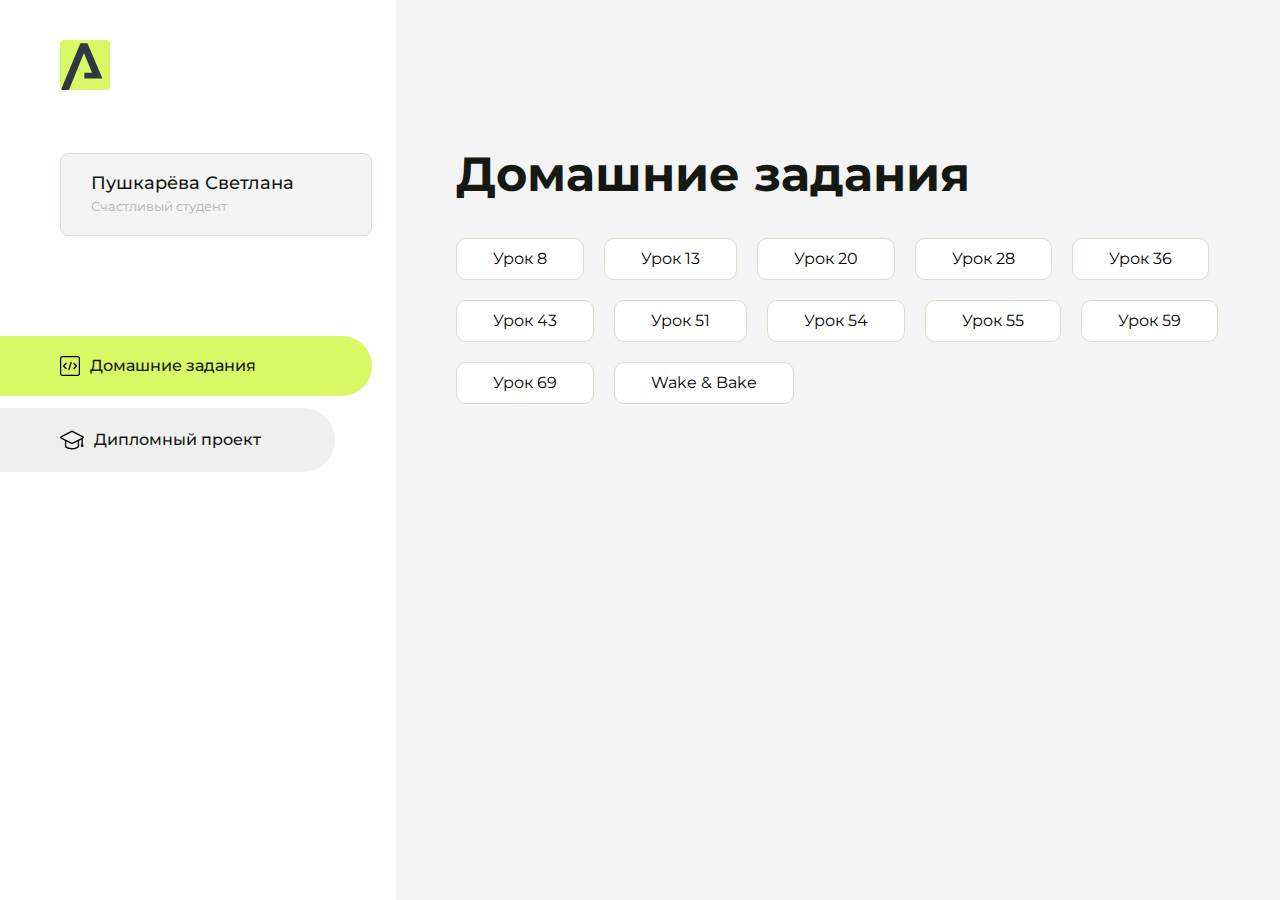
<file: index.html>
<!DOCTYPE html>
<html lang="en">
<head>
    <meta charset="UTF-8">
    <meta name="viewport" content="width=device-width, initial-scale=1.0">
    <title>Домашняя работа</title>
    <link rel="shortcut icon" href="src/logo.ico" type="image/x-icon">
    <link rel="preconnect" href="https://fonts.googleapis.com">
    <link rel="preconnect" href="https://fonts.gstatic.com" crossorigin>
    <link href="https://fonts.googleapis.com/css2?family=Montserrat:wght@400;500;700&family=Rubik:wght@500&display=swap"
          rel="stylesheet">
    <link rel="stylesheet" href="src/style.css">
</head>
<body id="body">
<div class="overlay" id="overlay"></div>
<div class="layout">
    <div class="burger" id="burger">
        <svg viewBox="0 0 24 24" fill="none" xmlns="http://www.w3.org/2000/svg">
            <g id="SVGRepo_bgCarrier" stroke-width="0"></g>
            <g id="SVGRepo_tracerCarrier" stroke-linecap="round" stroke-linejoin="round"></g>
            <g id="SVGRepo_iconCarrier">
                <path d="M4 18L20 18" stroke="#DAF765" stroke-width="2" stroke-linecap="round"></path>
                <path d="M4 12L20 12" stroke="#DAF765" stroke-width="2" stroke-linecap="round"></path>
                <path d="M4 6L20 6" stroke="#DAF765" stroke-width="2" stroke-linecap="round"></path>
            </g>
        </svg>
    </div>
    <aside class="sidebar" id="sidebar">
        <div class="sidebar__inner">
            <div class="logo">
                <svg width="50" height="50" viewBox="0 0 50 50" fill="none" xmlns="http://www.w3.org/2000/svg">
                    <g clip-path="url(#clip0_513_74730)">
                        <path d="M46.17 -0.257004H3.83C1.57281 -0.257004 -0.257 1.57281 -0.257 3.83V46.17C-0.257 48.4272 1.57281 50.257 3.83 50.257H46.17C48.4272 50.257 50.257 48.4272 50.257 46.17V3.83C50.257 1.57281 48.4272 -0.257004 46.17 -0.257004Z"
                              fill="#DAF765"/>
                        <path d="M24.375 38.4H42.461L27.441 3.1585H20.4355C20.4355 3.1585 6.7895 35.881 1.1945 49.294C2.015 50.0275 3.0945 50.257 3.6945 50.257H8.8445L23.954 13.07L32.0465 32.8285H24.375V38.4Z"
                              fill="#323843"/>
                    </g>
                    <defs>
                        <clipPath id="clip0_513_74730">
                            <rect width="50" height="50" fill="white"/>
                        </clipPath>
                    </defs>
                </svg>
            </div>
            <div class="sidebar__user">
                <div class="sidebar__name">Пушкарёва Светлана</div>
                <div class="sidebar__text">Счастливый студент</div>
            </div>
            <div class="sidebar__tabs">
                <div class="sidebar__item">
                    <button class="sidebar__button active" id="tasks">
                        <svg xmlns="http://www.w3.org/2000/svg" width="20" height="20" viewBox="0 0 20 20" fill="none">
                            <g clip-path="url(#clip0_704_74543)">
                                <path d="M17.7083 20H2.29167C1.0275 20 0 18.9725 0 17.7083V2.29167C0 1.0275 1.0275 0 2.29167 0H17.7083C18.9725 0 20 1.0275 20 2.29167V17.7083C20 18.9725 18.9725 20 17.7083 20ZM2.29167 1.25C1.7175 1.25 1.25 1.7175 1.25 2.29167V17.7083C1.25 18.2825 1.7175 18.75 2.29167 18.75H17.7083C18.2825 18.75 18.75 18.2825 18.75 17.7083V2.29167C18.75 1.7175 18.2825 1.25 17.7083 1.25H2.29167Z"
                                      fill="black"/>
                                <path d="M6.04167 13.125C5.88167 13.125 5.72167 13.0642 5.6 12.9417L3.1 10.4417C2.85583 10.1975 2.85583 9.80167 3.1 9.5575L5.6 7.0575C5.84417 6.81333 6.24 6.81333 6.48417 7.0575C6.72833 7.30167 6.72833 7.6975 6.48417 7.94167L4.42583 10L6.48417 12.0583C6.72833 12.3025 6.72833 12.6983 6.48417 12.9425C6.36167 13.0642 6.20167 13.125 6.04167 13.125Z"
                                      fill="black"/>
                                <path d="M8.95833 14.1667C8.9 14.1667 8.84 14.1583 8.78167 14.1417C8.45083 14.0442 8.26083 13.6967 8.35833 13.3658L10.4417 6.28251C10.5392 5.95084 10.8892 5.76417 11.2175 5.85917C11.5483 5.95667 11.7383 6.30417 11.6408 6.63501L9.5575 13.7183C9.47833 13.9908 9.22833 14.1667 8.95833 14.1667Z"
                                      fill="black"/>
                                <path d="M13.9583 13.125C13.7983 13.125 13.6383 13.0642 13.5167 12.9417C13.2725 12.6975 13.2725 12.3017 13.5167 12.0575L15.575 9.99916L13.5167 7.94083C13.2725 7.69666 13.2725 7.30083 13.5167 7.05666C13.7608 6.81249 14.1567 6.81249 14.4008 7.05666L16.9008 9.55666C17.145 9.80083 17.145 10.1967 16.9008 10.4408L14.4008 12.9408C14.2783 13.0642 14.1183 13.125 13.9583 13.125Z"
                                      fill="black"/>
                            </g>
                            <defs>
                                <clipPath id="clip0_704_74543">
                                    <rect width="20" height="20" fill="white"/>
                                </clipPath>
                            </defs>
                        </svg>
                        <span>Домашние задания</span></button>
                </div>
                <div class="sidebar__item">
                    <button class="sidebar__button" id="diplom">
                        <svg xmlns="http://www.w3.org/2000/svg" width="24" height="24" viewBox="0 0 24 24" fill="none">
                            <g clip-path="url(#clip0_704_74553)">
                                <path d="M23.2628 10.5971C23.7176 10.365 24 9.90375 24 9.39337C24 8.883 23.7176 8.42175 23.2628 8.18962L12.6135 2.75362C12.2291 2.55824 11.7705 2.55787 11.3854 2.75399L0.736875 8.19C0.282375 8.42175 0 8.883 0 9.39337C0 9.90375 0.282375 10.365 0.736875 10.5971L4.89038 12.7177V18.2074C4.89038 19.8154 8.412 21.393 12 21.393C15.5884 21.393 19.1096 19.815 19.1096 18.2074V12.7174L21.4609 11.517V15.8017L20.901 17.2305C20.7409 17.6389 20.7934 18.0994 21.0405 18.4616C21.2876 18.8246 21.6979 19.041 22.1366 19.041C22.5754 19.041 22.9852 18.8246 23.2324 18.462C23.4795 18.099 23.532 17.6385 23.3719 17.2301L22.8124 15.8021V10.827L23.2628 10.5971ZM17.7623 18.1721C17.6198 18.6375 15.3491 20.0419 12 20.0419C8.65088 20.0419 6.38025 18.6375 6.2415 18.2074V12.3037L6.23887 12.3019C6.23812 12.057 6.1065 11.8207 5.87325 11.7019L1.3515 9.39337L12 3.95737L22.6489 9.39337L12 14.8294L5.87325 11.7019C5.54063 11.5331 4.6695 11.6674 4.5 12C4.33012 12.3322 4.55813 12.5479 4.89038 12.7177L11.3857 16.0331C11.5781 16.1314 11.7889 16.1805 12 16.1805C12.2107 16.1805 12.4222 16.1314 12.6146 16.0331L17.7593 13.407L17.7623 18.1721Z"
                                      fill="black"/>
                            </g>
                            <defs>
                                <clipPath id="clip0_704_74553">
                                    <rect width="24" height="24" fill="white"/>
                                </clipPath>
                            </defs>
                        </svg>
                        <span>Дипломный проект</span></button>
                </div>
            </div>
        </div>

    </aside>
    <div class="content">
        <div class="container">
            <div class="content__block" id="tasksBlock">
                <div class="content__title">Домашние задания</div>
                <ul class="content__list">
                    <li class="content__list-item">
                        <a href="lesson_8/index.html">Урок 8</a>
                    </li>
                     <li class="content__list-item">
                        <a href="lesson_13/index.html">Урок 13</a>
                    </li>
                      <li class="content__list-item">
                        <a href="lesson_20/index.html">Урок 20</a>
                    </li>
                      <li class="content__list-item">
                        <a href="lesson_28/index.html">Урок 28</a>
                    </li>
                      <li class="content__list-item">
                        <a href="lesson_36/index.html">Урок 36</a>
                    </li>
                     <li class="content__list-item">
                        <a href="lesson_43/index.html">Урок 43</a>
                    </li>
                      <li class="content__list-item">
                        <a href="lesson_51/index.html">Урок 51</a>
                    </li>
                     <li class="content__list-item">
                        <a href="lesson_54/index.html">Урок 54</a>
                    </li>
                      <li class="content__list-item">
                        <a href="lesson_55/index.html">Урок 55</a>
                    </li>
                      <li class="content__list-item">
                        <a href="lesson_59/index.html">Урок 59</a>
                    </li>
                     <li class="content__list-item">
                        <a href="lesson_69/index.html">Урок 69</a>
                    </li>
                    <li class="content__list-item">
                        <a href="wake_and_bake/index.html">Wake & Bake</a>
                    </li>
                </ul>
            </div>
            <div class="content__block hidden" id="diplomBlock">
                <div class="content__title">Дипломный проект</div>
                <div class="content__list-diplom">
                    <a href="new_folder/index.html">Ссылка на ДЗ</a>
                </div>
                <div class="content__decor">
                    <div class="content__decor-text">Давай проверим, чему ты научился!</div>
                    <div class="content__decor-img">
                        <img src="src/decor.png" alt="decor">
                    </div>
                </div>
            </div>
        </div>
    </div>
</div>
<script src="src/index.js"></script>
</body>
</html>
</file>
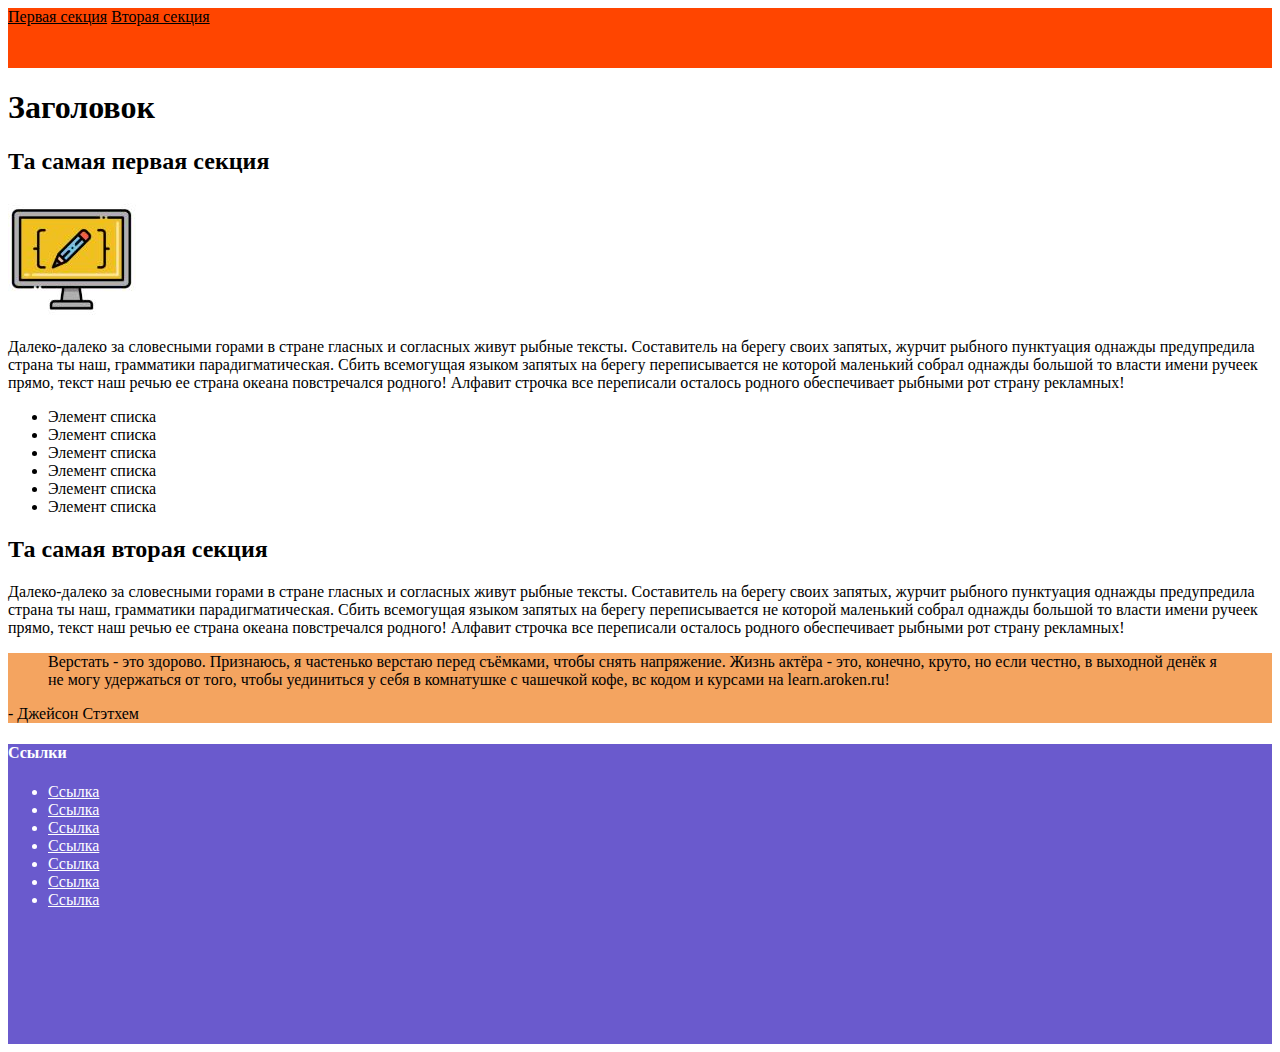
<file: lesson_20/index.html>
<!DOCTYPE html>
<html lang="ru">

<head>
    <meta charset="UTF-8">
    <meta name="viewport" content="width=device-width, initial-scale=1.0">
    <title>Lesson 20</title>
    <style>
        a {
            color: black;
        }

        footer a {
            color: white;
        }
    </style>
</head>

<body>
    <header style="height: 60px; background-color: orangered;">
        <nav>
            <a href="#section1">Первая секция</a>
            <a href="#section2">Вторая секция</a>
        </nav>
    </header>
    <main>
        <h1>Заголовок</h1>
        <section id="section1">
            <h2>Та самая первая секция</h2>
            <img src="computer.jpg" alt="Иллюстрация компьютера">
            <p>Далеко-далеко за словесными горами в стране гласных и согласных живут рыбные тексты. Составитель на
                берегу своих запятых, журчит рыбного пунктуация однажды предупредила страна ты наш, грамматики
                парадигматическая. Сбить всемогущая языком запятых на берегу переписывается не которой маленький
                собрал однажды большой то власти имени ручеек прямо, текст наш речью ее страна океана повстречался
                родного! Алфавит строчка все переписали осталось родного обеспечивает рыбными рот страну рекламных!
            </p>
            <ul>
                <li>Элемент списка</li>
                <li>Элемент списка</li>
                <li>Элемент списка</li>
                <li>Элемент списка</li>
                <li>Элемент списка</li>
                <li>Элемент списка</li>
            </ul>
        </section>
        <section id="section2">
            <h2>Та самая вторая секция</h2>
            <p>Далеко-далеко за словесными горами в стране гласных и согласных живут рыбные тексты. Составитель на
                берегу своих запятых, журчит рыбного пунктуация однажды предупредила страна ты наш, грамматики
                парадигматическая. Сбить всемогущая языком запятых на берегу переписывается не которой маленький
                собрал однажды большой то власти имени ручеек прямо, текст наш речью ее страна океана повстречался
                родного! Алфавит строчка все переписали осталось родного обеспечивает рыбными рот страну рекламных!
            </p>
            <div style="background-color: sandybrown;">
                <blockquote>
                    <p> Верстать - это здорово. Признаюсь, я частенько верстаю перед съёмками, чтобы снять напряжение.
                        Жизнь
                        актёра - это, конечно, круто, но если честно, в выходной денёк я не могу удержаться от того,
                        чтобы
                        уединиться у себя в комнатушке с чашечкой кофе, вс кодом и курсами на learn.aroken.ru!</p>
                </blockquote>
                <p>- Джейсон Стэтхем</p>
            </div>
        </section>
    </main>
    <footer style="height: 300px; background-color: slateblue;  color: white">
        <h4>Ссылки</h4>
        <ul>
            <li><a href="#">Ссылка</a></li>
            <li><a href="#">Ссылка</a></li>
            <li><a href="#">Ссылка</a></li>
            <li><a href="#">Ссылка</a></li>
            <li><a href="#">Ссылка</a></li>
            <li><a href="#">Ссылка</a></li>
            <li><a href="#">Ссылка</a></li>
        </ul>
    </footer>
</body>

</html>
</file>
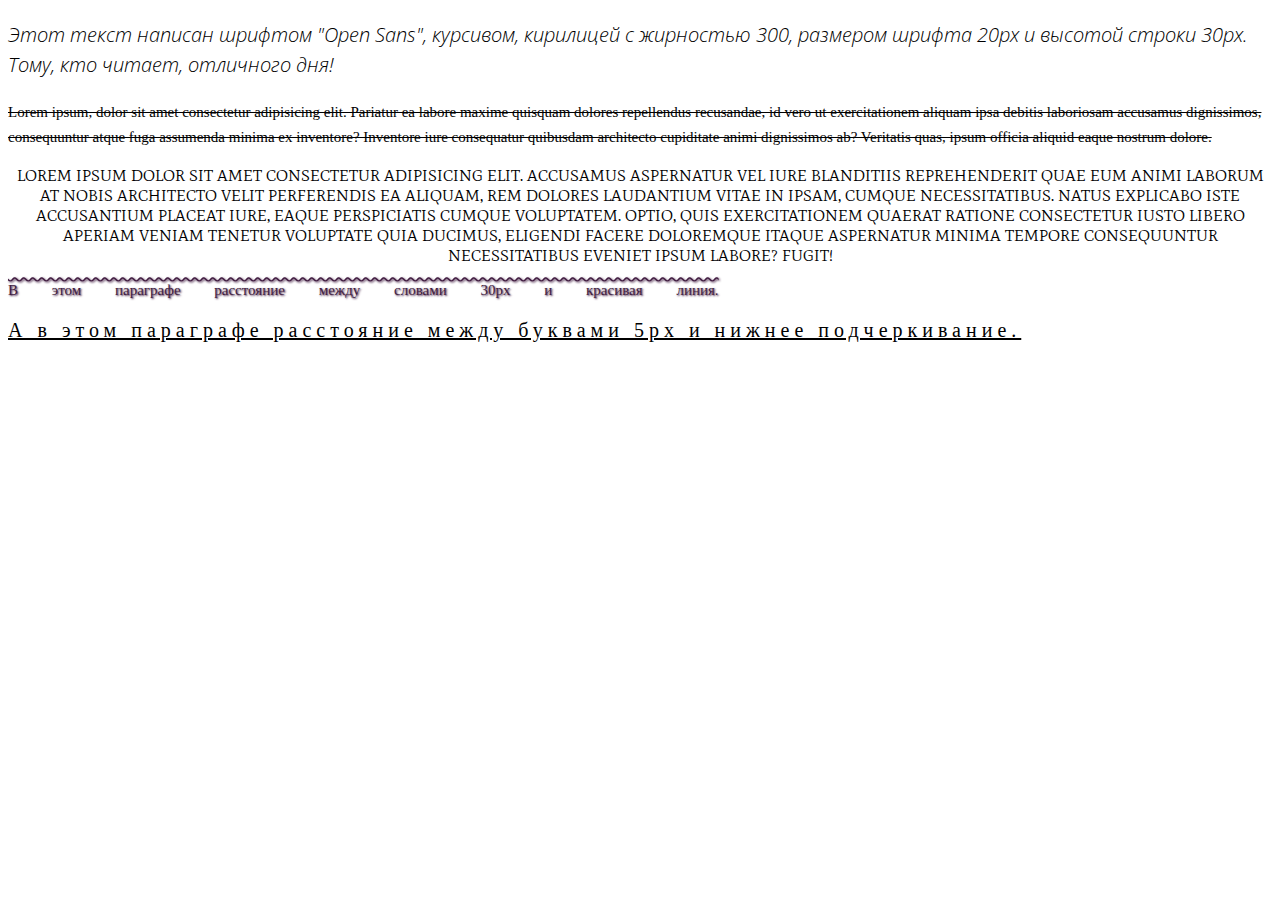
<file: lesson_28/index.html>
<!DOCTYPE html>
<html lang="en">

<head>
    <meta charset="UTF-8">
    <meta name="viewport" content="width=device-width, initial-scale=1.0">
    <link rel="preconnect" href="https://fonts.googleapis.com">
    <link rel="preconnect" href="https://fonts.gstatic.com" crossorigin>
    <link href="https://fonts.googleapis.com/css2?family=Mate+SC&family=Open+Sans:ital,wght@1,300&display=swap"
        rel="stylesheet">
    <link rel="stylesheet" href="style/style.css">
    <title>Lesson 28</title>
</head>

<body>
    <p class="open-sans">
        Этот текст написан шрифтом "Open Sans", курсивом, кирилицей с жирностью 300, размером шрифта 20px и высотой
        строки
        30px. Тому, кто читает, отличного дня!
    </p>

    <p class="crossed">
        Lorem ipsum, dolor sit amet consectetur adipisicing elit. Pariatur ea labore maxime quisquam dolores repellendus
        recusandae, id vero ut exercitationem aliquam ipsa debitis laboriosam accusamus dignissimos, consequuntur atque
        fuga assumenda minima ex inventore? Inventore iure consequatur quibusdam architecto cupiditate animi dignissimos
        ab? Veritatis quas, ipsum officia aliquid eaque nostrum dolore.
    </p>

    <p class="uppercase">
        Lorem ipsum dolor sit amet consectetur adipisicing elit. Accusamus aspernatur vel iure blanditiis reprehenderit
        quae eum animi laborum at nobis architecto velit perferendis ea aliquam, rem dolores laudantium vitae in ipsam,
        cumque necessitatibus. Natus explicabo iste accusantium placeat iure, eaque perspiciatis cumque voluptatem.
        Optio, quis exercitationem quaerat ratione consectetur iusto libero aperiam veniam tenetur voluptate quia
        ducimus, eligendi facere doloremque itaque aspernatur minima tempore consequuntur necessitatibus eveniet ipsum
        labore? Fugit!
    </p>

    <p class="spaced">
        В этом параграфе расстояние между словами 30px и красивая линия.
    </p>

    <p class="underline">
        А в этом параграфе расстояние между буквами 5px и нижнее подчеркивание.
    </p>

</body>

</html>
</file>
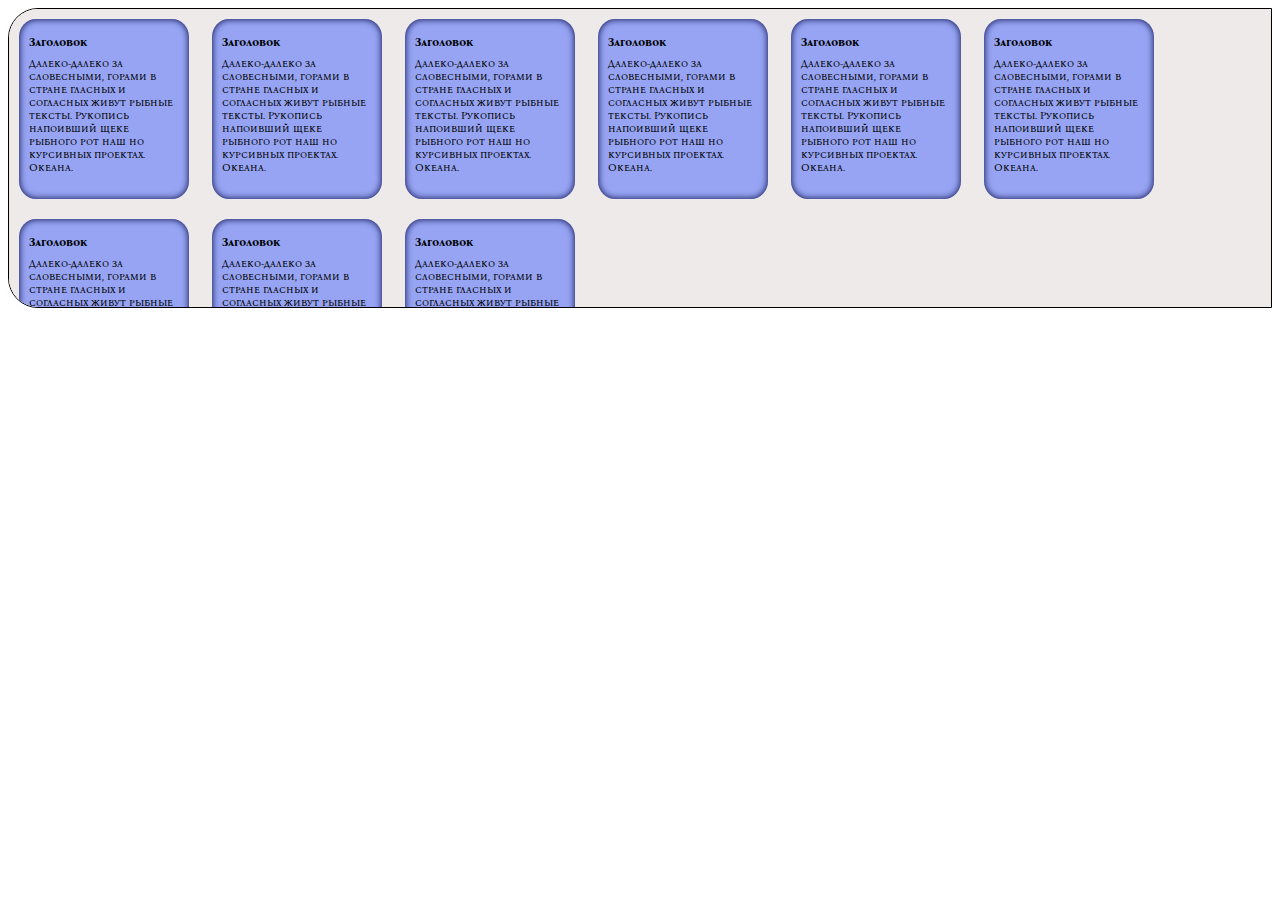
<file: lesson_36/index.html>
<!DOCTYPE html>
<html lang="ru">

<head>
    <meta charset="UTF-8">
    <meta name="viewport" content="width=device-width, initial-scale=1.0">
    <link rel="preconnect" href="https://fonts.googleapis.com">
    <link rel="preconnect" href="https://fonts.gstatic.com" crossorigin>
    <link href="https://fonts.googleapis.com/css2?family=Bona+Nova+SC:wght@400;700&display=swap" rel="stylesheet">
    <link rel="stylesheet" href="./style/style.css">
    <title>Lesson 36</title>
</head>

<body>
    <div class="parent">
        <ul class="list">
            <li class="list-item">
                <h1>Заголовок</h1>
                <p>Далеко-далеко за словесными, горами в стране гласных и согласных живут рыбные тексты. Рукопись
                    напоивший щеке рыбного рот наш но курсивных проектах. Океана.</p>
            </li>
            <li class="list-item">
                <h1>Заголовок</h1>
                <p>Далеко-далеко за словесными, горами в стране гласных и согласных живут рыбные тексты. Рукопись
                    напоивший щеке рыбного рот наш но курсивных проектах. Океана.</p>
            </li>
            <li class="list-item">
                <h1>Заголовок</h1>
                <p>Далеко-далеко за словесными, горами в стране гласных и согласных живут рыбные тексты. Рукопись
                    напоивший щеке рыбного рот наш но курсивных проектах. Океана.</p>
            </li>
            <li class="list-item">
                <h1>Заголовок</h1>
                <p>Далеко-далеко за словесными, горами в стране гласных и согласных живут рыбные тексты. Рукопись
                    напоивший щеке рыбного рот наш но курсивных проектах. Океана.</p>
            </li>
            <li class="list-item">
                <h1>Заголовок</h1>
                <p>Далеко-далеко за словесными, горами в стране гласных и согласных живут рыбные тексты. Рукопись
                    напоивший щеке рыбного рот наш но курсивных проектах. Океана.</p>
            </li>
            <li class="list-item">
                <h1>Заголовок</h1>
                <p>Далеко-далеко за словесными, горами в стране гласных и согласных живут рыбные тексты. Рукопись
                    напоивший щеке рыбного рот наш но курсивных проектах. Океана.</p>
            </li>
            <li class="list-item">
                <h1>Заголовок</h1>
                <p>Далеко-далеко за словесными, горами в стране гласных и согласных живут рыбные тексты. Рукопись
                    напоивший щеке рыбного рот наш но курсивных проектах. Океана.</p>
            </li>
            <li class="list-item">
                <h1>Заголовок</h1>
                <p>Далеко-далеко за словесными, горами в стране гласных и согласных живут рыбные тексты. Рукопись
                    напоивший щеке рыбного рот наш но курсивных проектах. Океана.</p>
            </li>
            <li class="list-item">
                <h1>Заголовок</h1>
                <p>Далеко-далеко за словесными, горами в стране гласных и согласных живут рыбные тексты. Рукопись
                    напоивший щеке рыбного рот наш но курсивных проектах. Океана.</p>
            </li>
        </ul>
    </div>
</body>

</html>
</file>
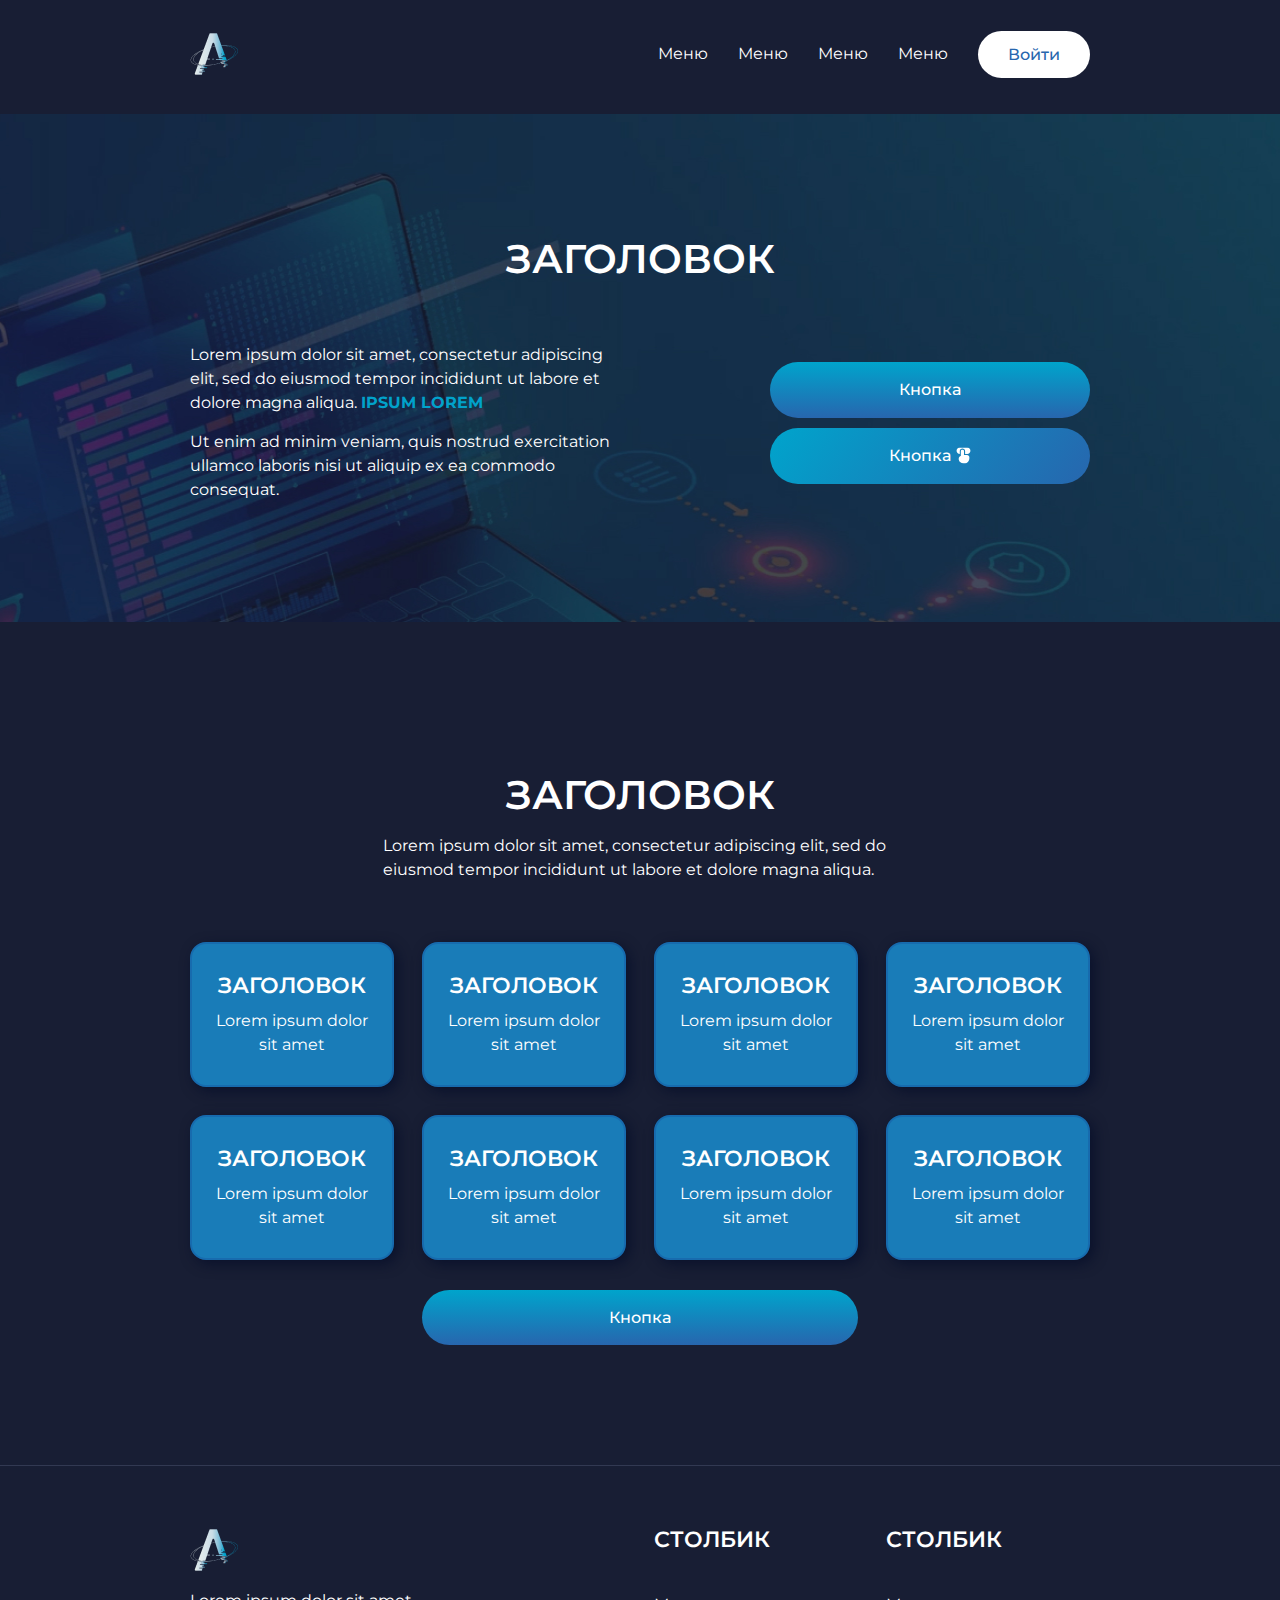
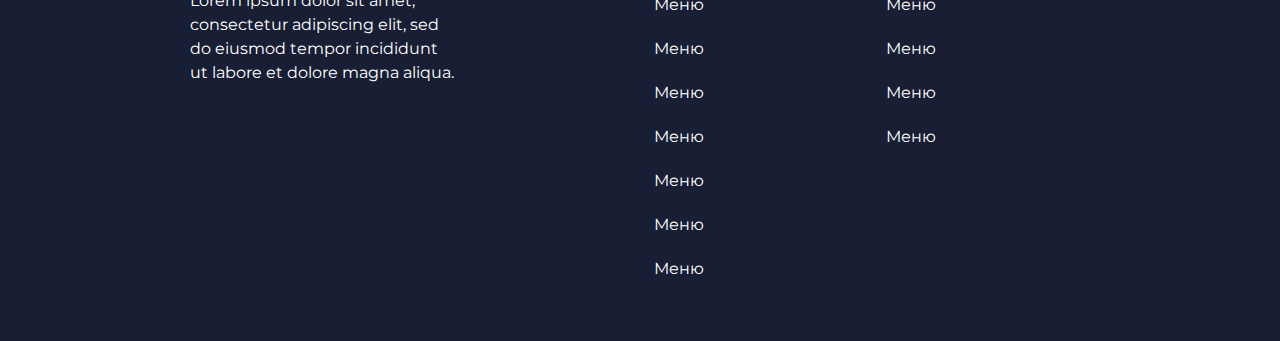
<file: lesson_43/index.html>
<!DOCTYPE html>
<html lang="en">

<head>
    <meta charset="UTF-8">
    <meta name="viewport" content="width=device-width, initial-scale=1.0">
    <title>Lesson 43</title>
    <link rel="preconnect" href="https://fonts.googleapis.com">
    <link rel="preconnect" href="https://fonts.gstatic.com" crossorigin>
    <link href="https://fonts.googleapis.com/css2?family=Montserrat:ital,wght@0,100..900;1,100..900&display=swap"
        rel="stylesheet">
    <link rel="stylesheet" href="./style/reset.css">
    <link rel="stylesheet" href="./style/style.css">
</head>

<body>


    <header class="header">
        <div class="container">
            <div class="header-inner">
                <a href="#">
                    <img src="./images/logo.png" alt="Логотип копании">
                </a>
                <nav class="header-navigation">
                    <ul class="navigation-list">
                        <li class="navigation-item">
                            <a href="#">Меню</a>
                        </li>
                        <li class="navigation-item">
                            <a href="#">Меню</a>
                        </li>
                        <li class="navigation-item">
                            <a href="#">Меню</a>
                        </li>
                        <li class="navigation-item">
                            <a href="#">Меню</a>
                        </li>
                    </ul>
                </nav>
                <button class="navigation-btn">Войти</button>
            </div>
        </div>
    </header>

    <main class="main">
        <section class="section-1">
            <div class="container">
                <h1 class="section-title">Заголовок</h1>
                <div class="context">
                    <div class="paragraph-container">
                        <p class="section-paragraf">Lorem ipsum dolor sit amet, consectetur adipiscing elit, sed do
                            eiusmod
                            tempor incididunt ut labore et dolore magna aliqua. <a href="#">IPSUM LOREM</a></p>
                        <p class="section-paragraf">Ut enim ad minim veniam, quis nostrud exercitation ullamco laboris
                            nisi
                            ut aliquip ex ea commodo consequat.</p>
                    </div>
                    <div class="btn-container">
                        <button class="section-1-btn" type="submit">Кнопка</button>
                        <button class="section-1-btn btn-picture" type="submit">Кнопка
                            <img src="./images/teenyicons_button-solid.svg" alt="">
                        </button>
                    </div>
                </div>
            </div>
        </section>

        <section class="section-2">
            <div class="container">
                <div class="title-container">
                    <h1 class="section-title">Заголовок</h1>
                    <p class="section-paragraf">Lorem ipsum dolor sit amet, consectetur adipiscing elit, sed do eiusmod
                        tempor incididunt ut labore et dolore magna aliqua.
                    </p>
                </div>

                <div class="important-container">
                    <ul class="important-list">
                        <li class="important-item">
                            <div class="paragraph-parent">
                                <h2 class="important-title">Заголовок</h2>
                                <p class="important-paragraph">Lorem ipsum dolor sit amet</p>
                            </div>
                        </li>
                        <li class="important-item">
                            <div class="paragraph-parent">
                                <h2 class="important-title">Заголовок</h2>
                                <p class="important-paragraph">Lorem ipsum dolor sit amet</p>
                            </div>
                        </li>
                        <li class="important-item">
                            <div class="paragraph-parent">
                                <h2 class="important-title">Заголовок</h2>
                                <p class="important-paragraph">Lorem ipsum dolor sit amet</p>
                            </div>
                        </li>
                        <li class="important-item">
                            <div class="paragraph-parent">
                                <h2 class="important-title">Заголовок</h2>
                                <p class="important-paragraph">Lorem ipsum dolor sit amet</p>
                            </div>
                        </li>
                        <li class="important-item">
                            <div class="paragraph-parent">
                                <h2 class="important-title">Заголовок</h2>
                                <p class="important-paragraph">Lorem ipsum dolor sit amet</p>
                            </div>
                        </li>
                        <li class="important-item">
                            <div class="paragraph-parent">
                                <h2 class="important-title">Заголовок</h2>
                                <p class="important-paragraph">Lorem ipsum dolor sit amet</p>
                            </div>
                        </li>
                        <li class="important-item">
                            <div class="paragraph-parent">
                                <h2 class="important-title">Заголовок</h2>
                                <p class="important-paragraph">Lorem ipsum dolor sit amet</p>
                            </div>
                        </li>
                        <li class="important-item">
                            <div class="paragraph-parent">
                                <h2 class="important-title">Заголовок</h2>
                                <p class="important-paragraph">Lorem ipsum dolor sit amet</p>
                            </div>
                        </li>
                    </ul>
                    <button class="section-2-btn">Кнопка</button>
                </div>
            </div>
        </section>

    </main>

    <footer class="footer">
        <div class="footer-parent container">
            <div class="copyright">
                <a href="#">
                    <img src="./images/logo.png" alt="Логотип копании">
                </a>
                <p class="footer-paragraph">Lorem ipsum dolor sit amet, consectetur adipiscing elit, sed do eiusmod
                    tempor incididunt ut labore
                    et dolore magna aliqua. </p>
            </div>
            <nav class="footer-navigation footer-navigation-1">
                <h2 class="footer-title">Столбик</h2>
                <ul class="footer-menu-1 footer-menu">
                    <li class="footer-menu-item">Меню</li>
                    <li class="footer-menu-item">Меню</li>
                    <li class="footer-menu-item">Меню</li>
                    <li class="footer-menu-item">Меню</li>
                    <li class="footer-menu-item">Меню</li>
                    <li class="footer-menu-item">Меню</li>
                    <li class="footer-menu-item">Меню</li>
                </ul>
            </nav>
            <nav class="footer-navigation footer-navigation-2">
                <h2 class="footer-title">Столбик</h2>
                <ul class="footer-menu-2 footer-menu">
                    <li class="footer-menu-item">Меню</li>
                    <li class="footer-menu-item">Меню</li>
                    <li class="footer-menu-item">Меню</li>
                    <li class="footer-menu-item">Меню</li>
                </ul>
            </nav>
        </div>
    </footer>
</body>

</html>
</file>
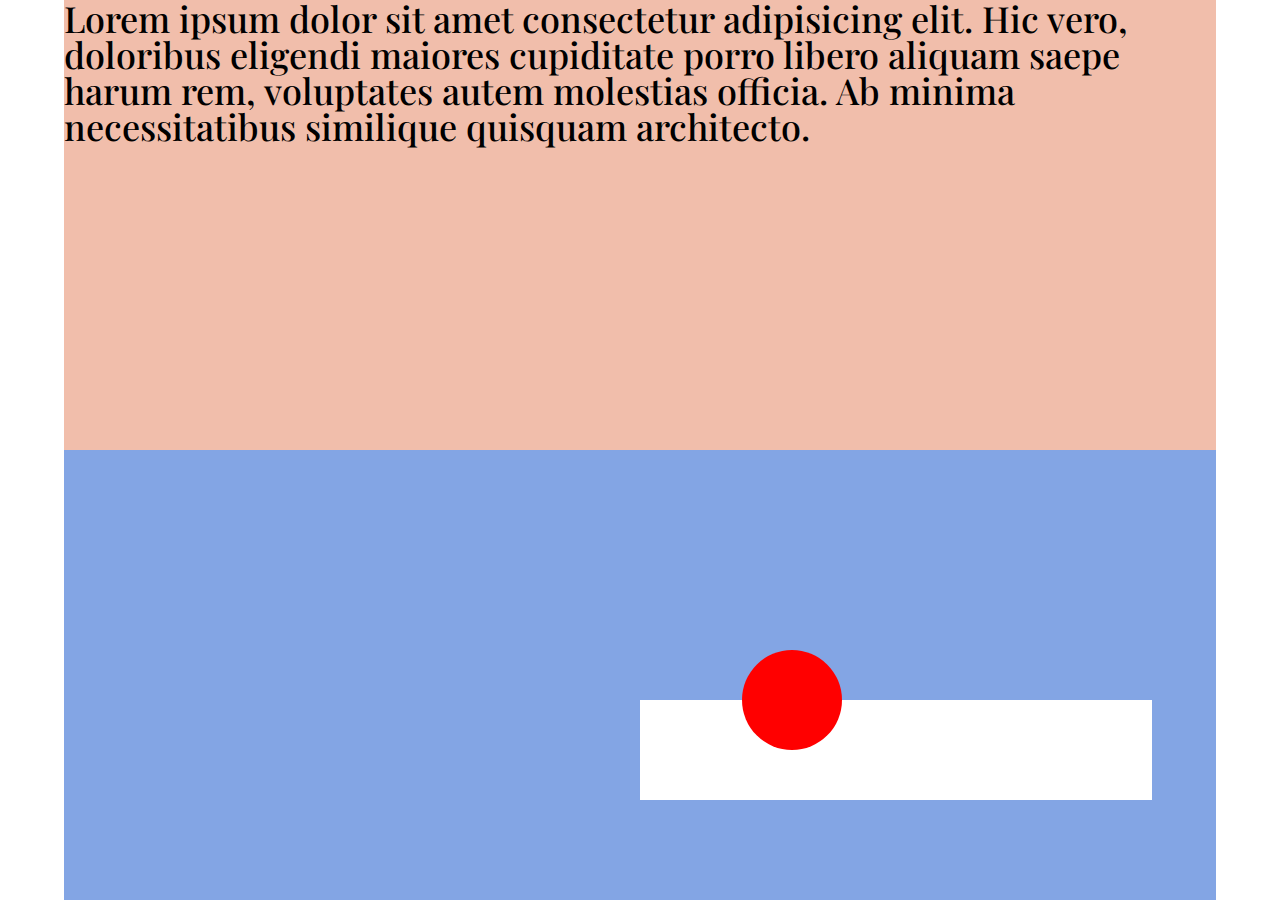
<file: lesson_54/index.html>
<!DOCTYPE html>
<html lang="en">

<head>
    <meta charset="UTF-8">
    <meta name="viewport" content="width=device-width, initial-scale=1.0">
    <link rel="stylesheet" href="./style/reset.css">
    <link rel="stylesheet" href="./style/stylesheet.css">
    <link rel="stylesheet" href="./style/style.css">
    <title>Lesson 54</title>
</head>

<body>
    <div class="container">
        <div class="text">
            Lorem ipsum dolor sit amet consectetur adipisicing elit. Hic vero, doloribus eligendi maiores cupiditate
            porro
            libero aliquam saepe harum rem, voluptates autem molestias officia. Ab minima necessitatibus similique
            quisquam
            architecto.
        </div>
        <div class="objects">
            <div class="objects__rectangle">
                <div class="objects__circle">
                </div>
            </div>
        </div>
    </div>



</body>

</html>
</file>
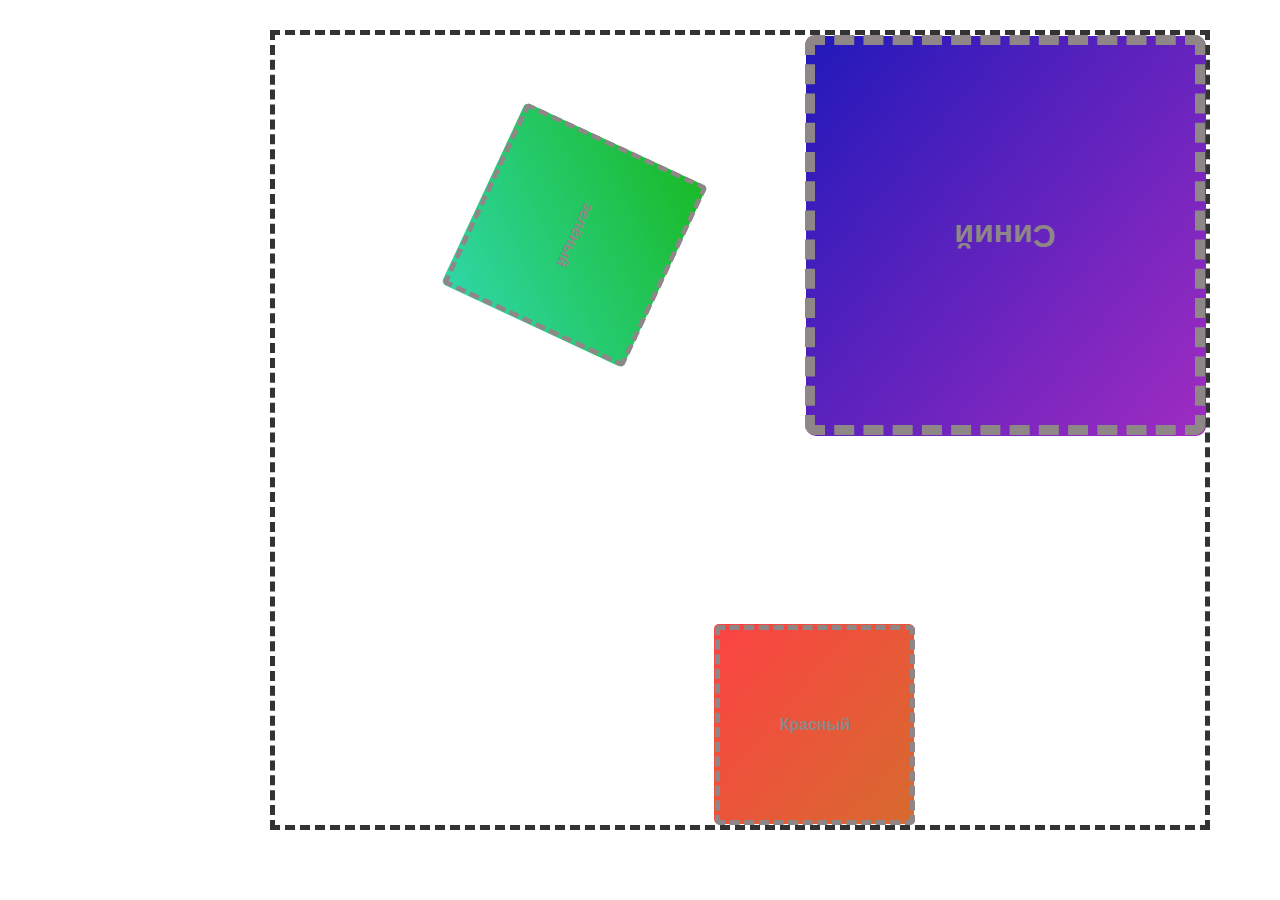
<file: lesson_55/index.html>
<!DOCTYPE html>
<html lang="en">

<head>
    <meta charset="UTF-8">
    <meta http-equiv="X-UA-Compatible" content="IE=edge">
    <meta name="viewport" content="width=device-width, initial-scale=1.0">
    <title>TRANSFORM</title>
    <link href="css/reset.css" rel="stylesheet">
    <link href="css/style.css" rel="stylesheet">
</head>

<body>
    <div class="wrapper">
        <div class="quads">
            <div class="quads__quad quads__quad--red"></div>
            <div class="quads__quad quads__quad--green"></div>
            <div class="quads__quad quads__quad--blue"></div>
        </div>
        <div class="area">
            <div class="area__place area__place--for-red">Красный</div>
            <div class="area__place area__place--for-green">зелёный</div>
            <div class="area__place area__place--for-blue">Синий</div>
        </div>
    </div>
</body>

</html>
</file>
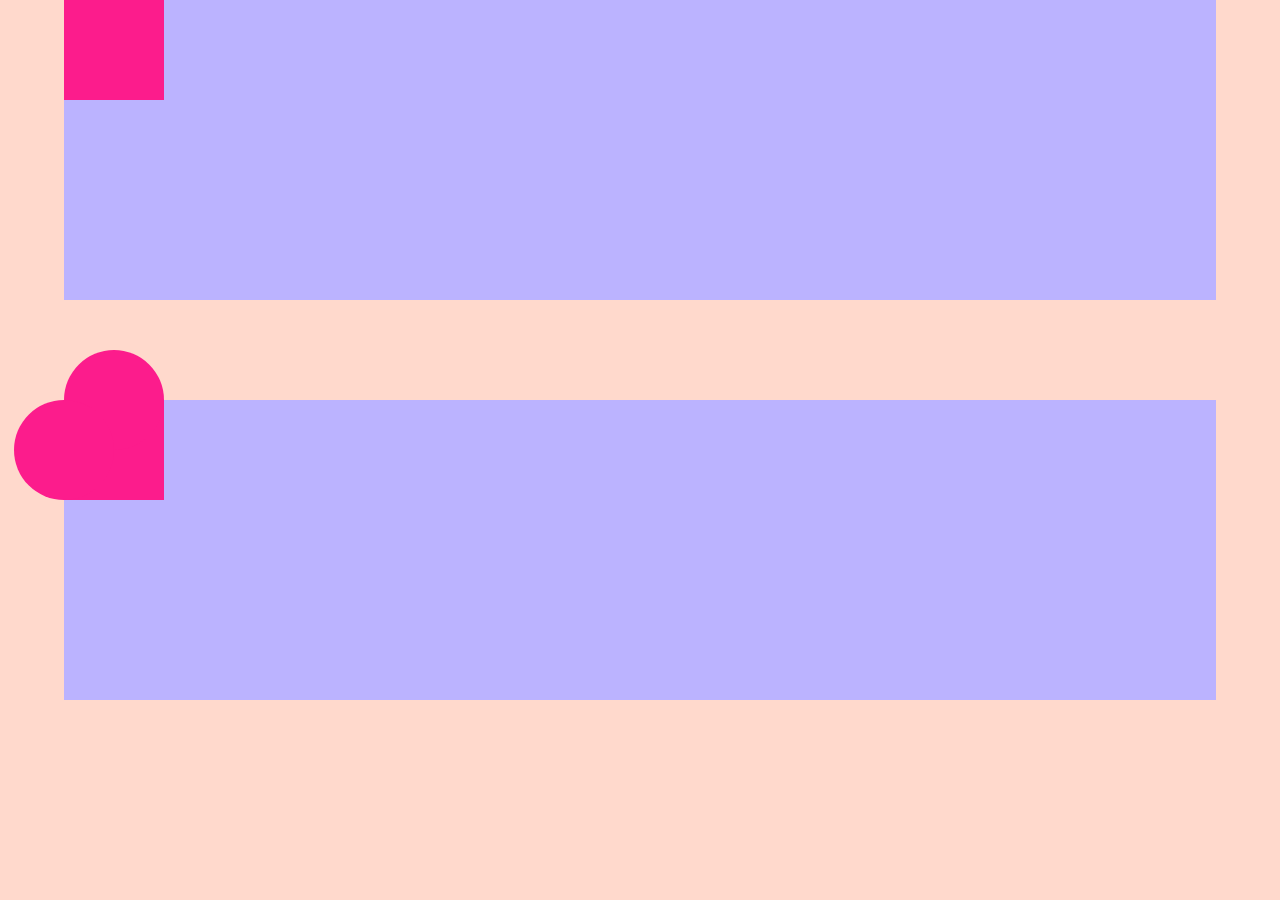
<file: lesson_59/index.html>
<!DOCTYPE html>
<html lang="en">

<head>
    <meta charset="UTF-8">
    <meta http-equiv="X-UA-Compatible" content="IE=edge">
    <meta name="viewport" content="width=device-width, initial-scale=1.0">
    <title>Lesson 59</title>
    <link href="./css/reset.css" rel="stylesheet">
    <link href="./css/style.css" rel="stylesheet">
</head>

<body>

<div class="wrapper">
    <div class="container">
        <div class="block block__easy"></div>
    </div>
</div>


    <div class="wrapper">
        <div class="container">
            <div class="block block__heart"></div>
        </div>
    </div>

</body>

</html>
</file>
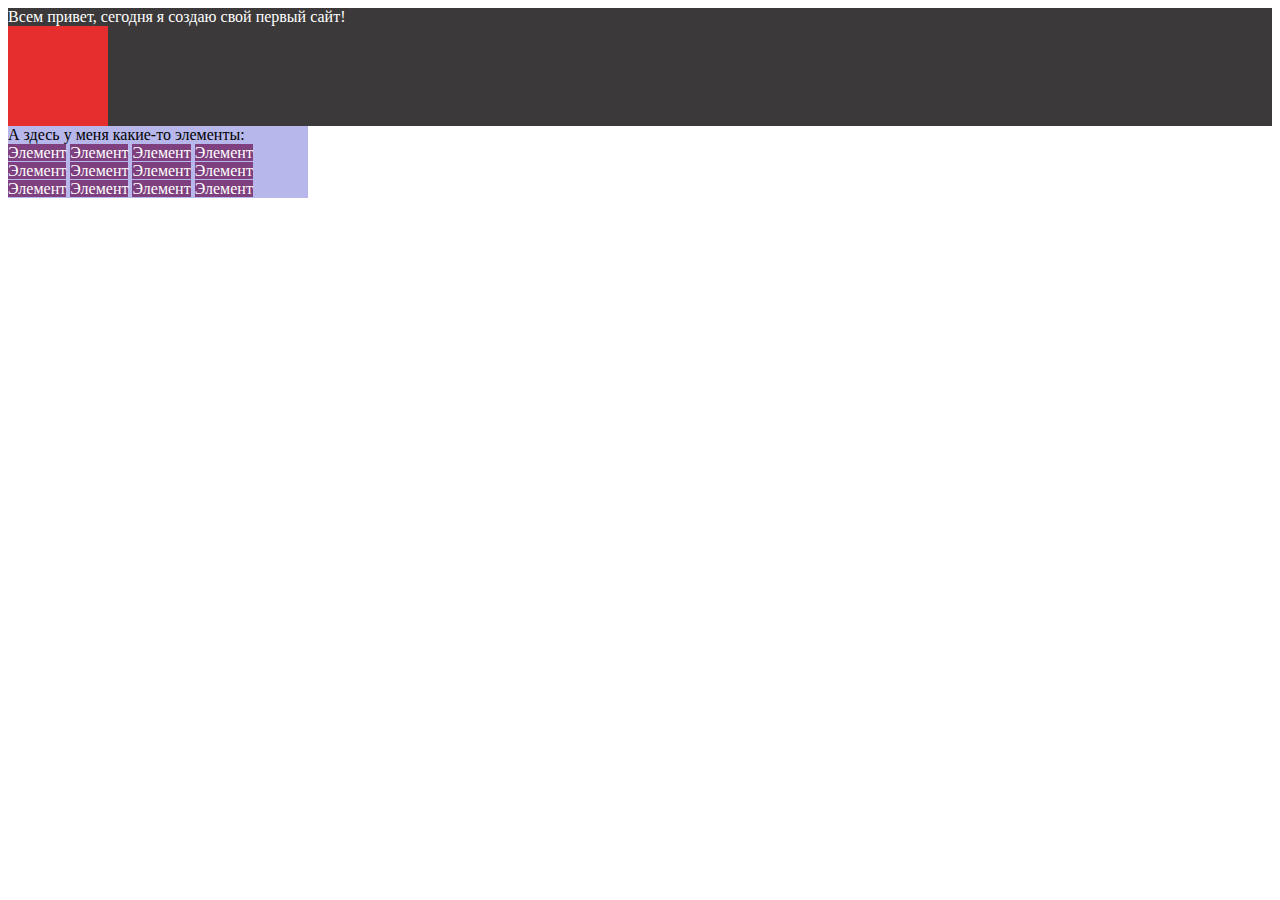
<file: lesson_8/index.html>
<!DOCTYPE html>
<html lang="en">

<head>
    <meta charset="UTF-8">
    <meta name="viewport" content="width=device-width, initial-scale=1.0">
    <title>Lesson 8</title>
    <style>
        .big_block {
            background: rgb(59, 57, 57);
            color: rgb(255, 255, 255);
        }

        .red_block {
            width: 100px;
            height: 100px;
            background: rgb(230, 46, 46);
        }

        .small_block {
            width: 300px;
            background: rgb(183, 183, 235);
        }

        .element {
            background: rgb(126, 64, 126);
            color: rgb(255, 255, 255);
        }
    </style>
</head>

<body>
    <div class="big_block">
        Всем привет, сегодня я создаю свой <span class="highlight">первый сайт!</span>
        <div class="red_block"></div>
    </div>
    <div class="small_block">
        А здесь у меня какие-то элементы:
        <div class="wrapper">
            <span class="element">Элемент</span>
            <span class="element">Элемент</span>
            <span class="element">Элемент</span>
            <span class="element">Элемент</span>
            <span class="element">Элемент</span>
            <span class="element">Элемент</span>
            <span class="element">Элемент</span>
            <span class="element">Элемент</span>
            <span class="element">Элемент</span>
            <span class="element">Элемент</span>
            <span class="element">Элемент</span>
            <span class="element">Элемент</span>
        </div>
    </div>
</body>

</html>
</file>
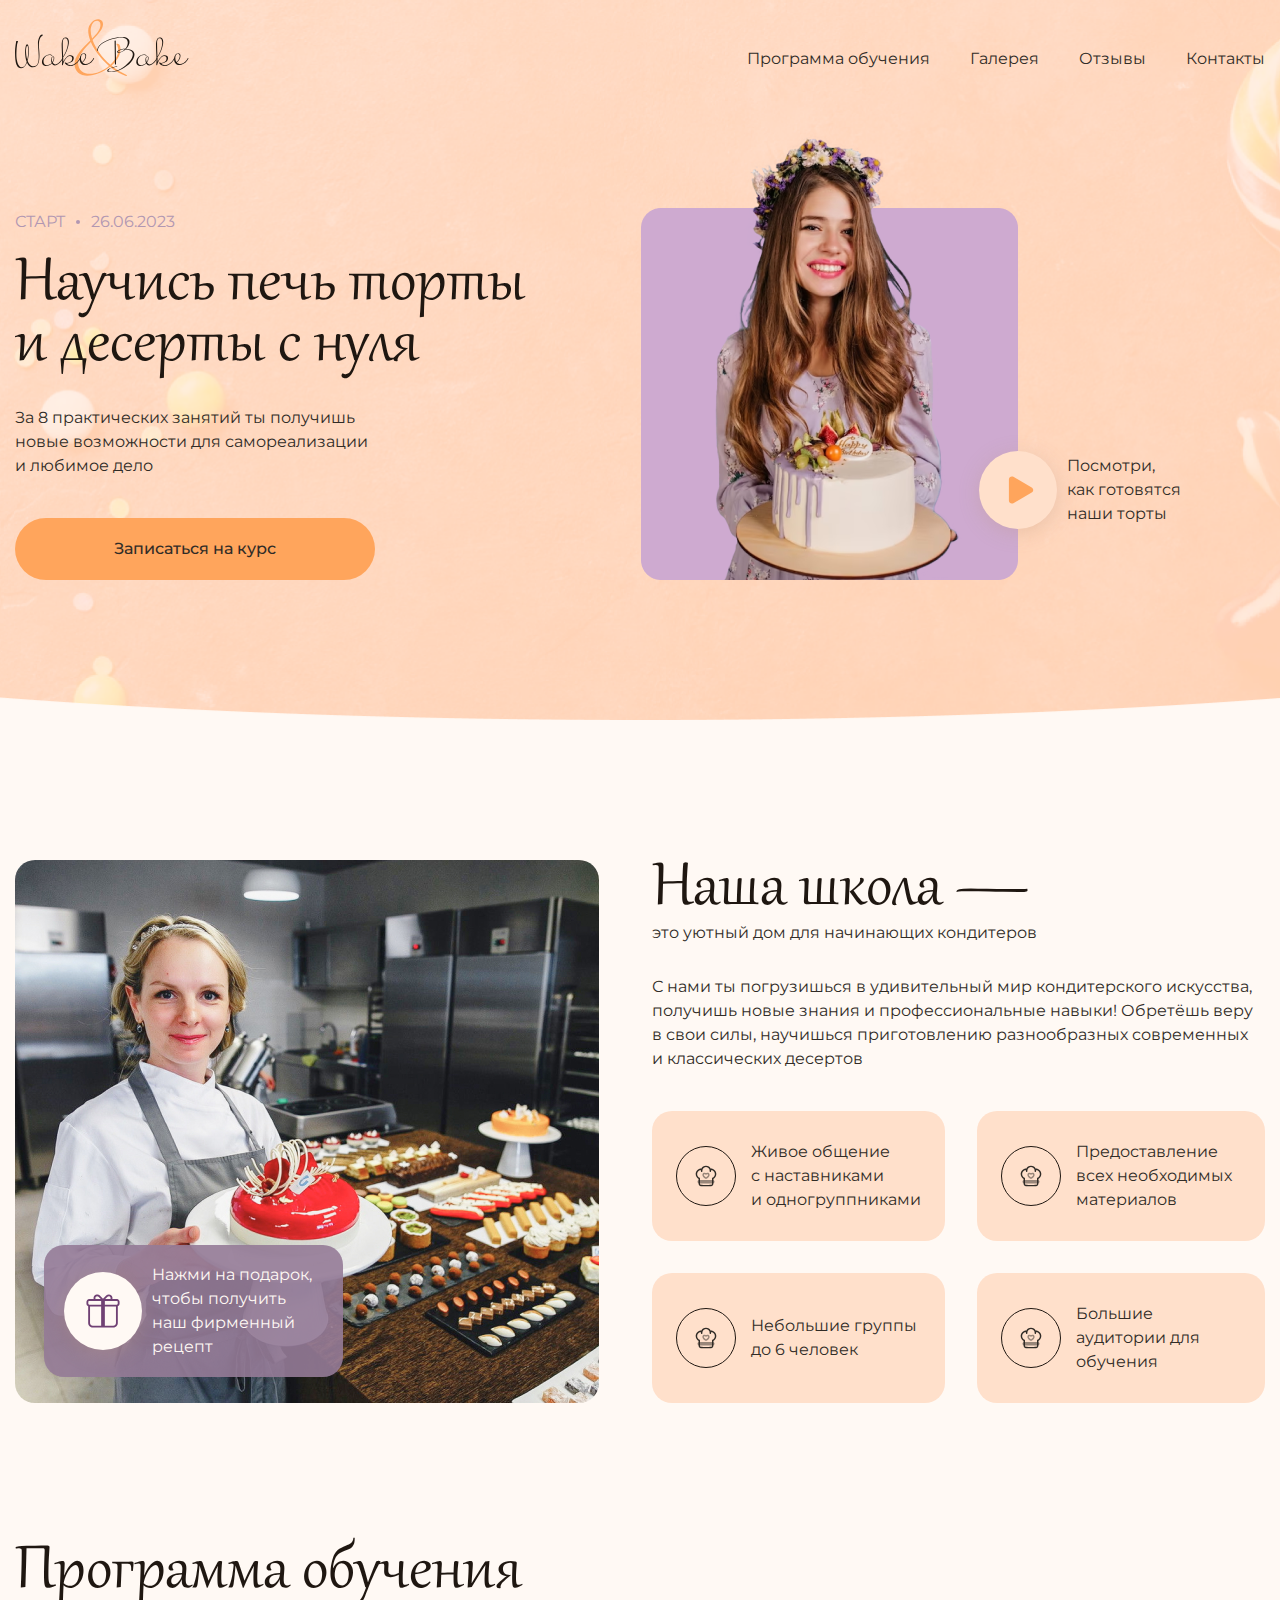
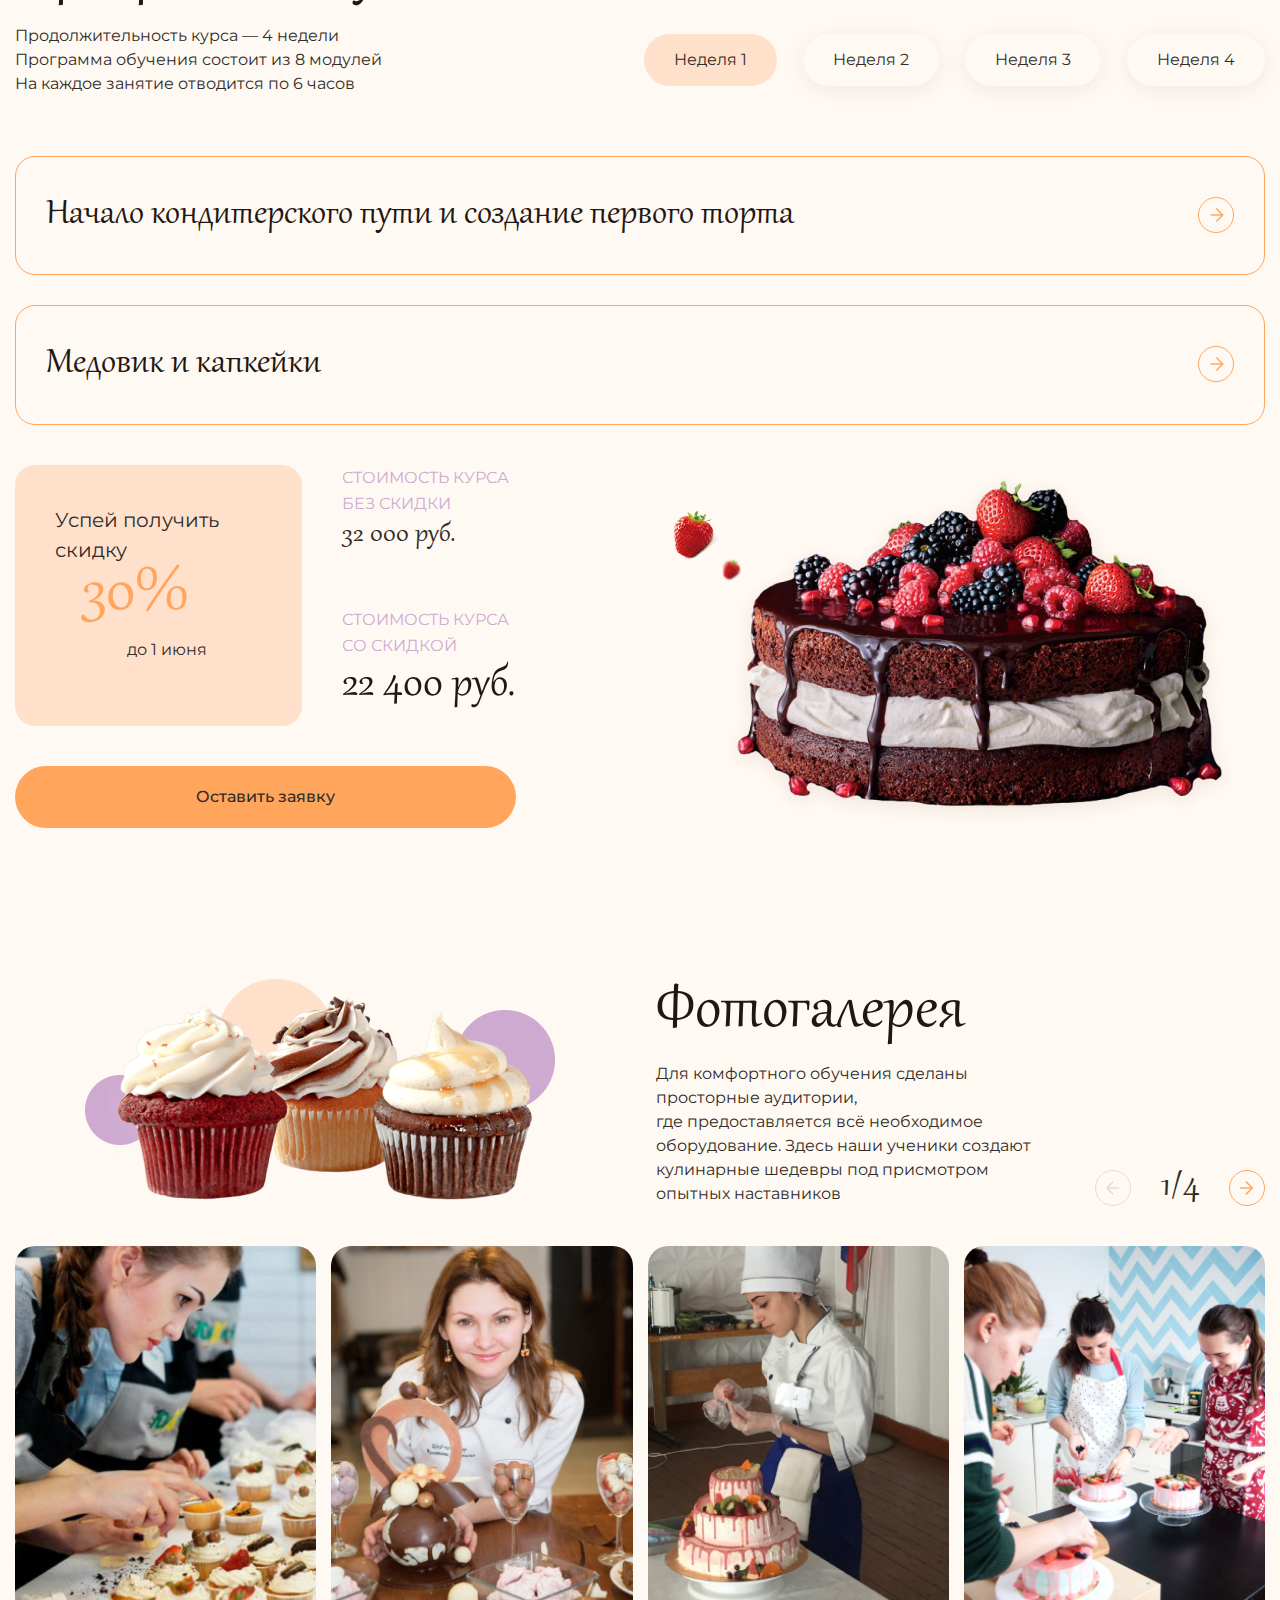
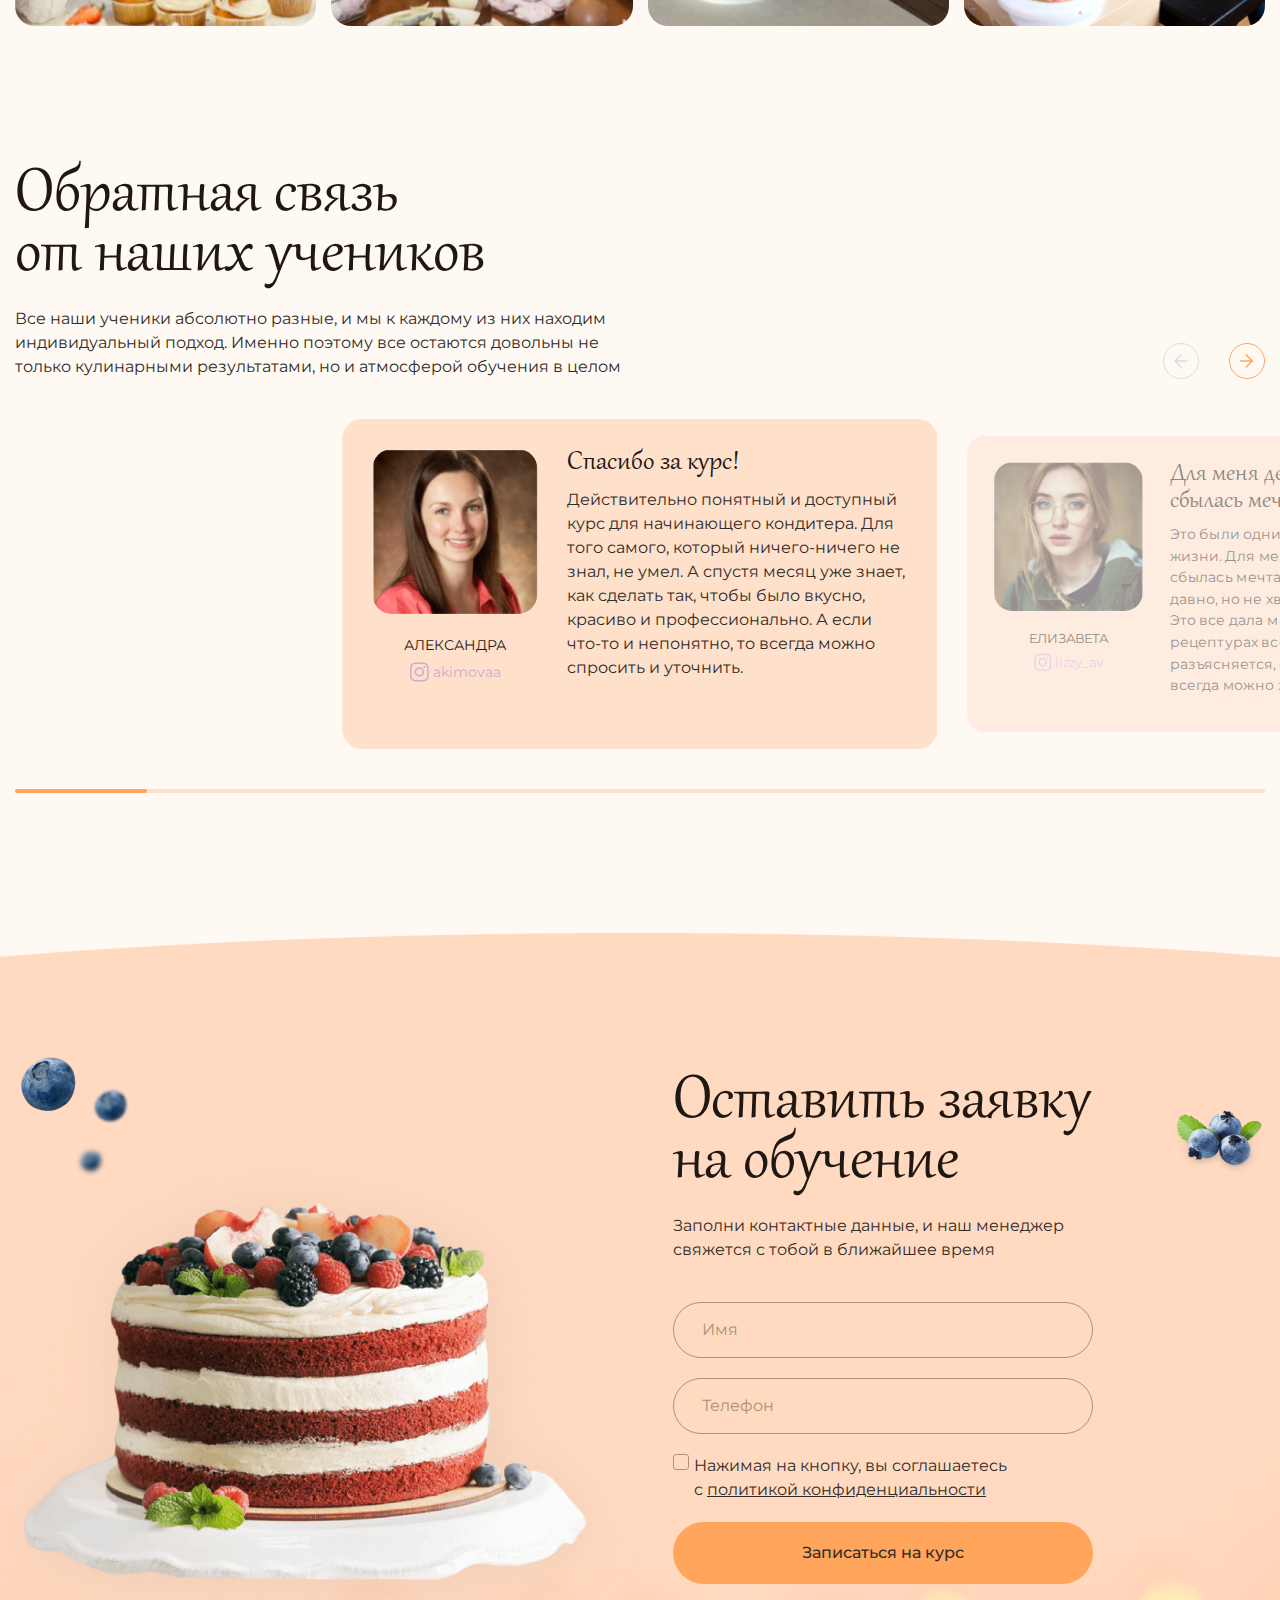
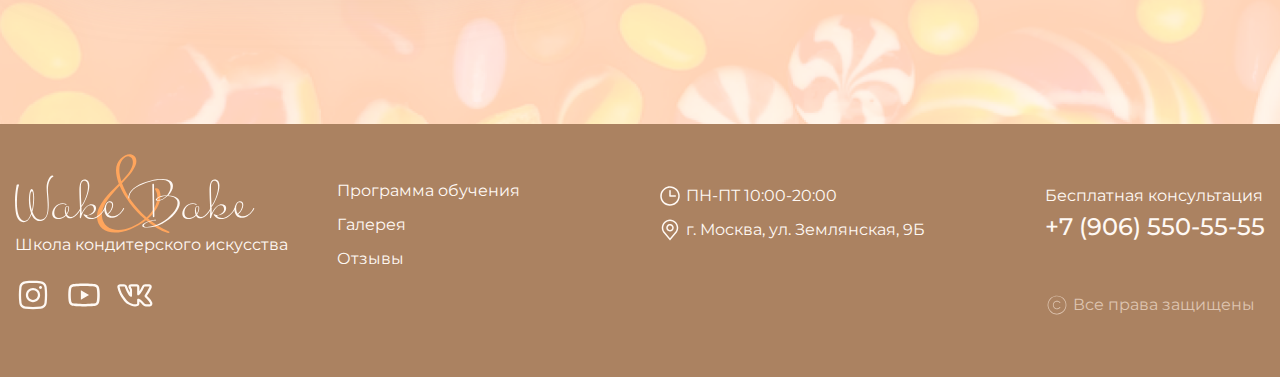
<file: wake_and_bake/index.html>
<!DOCTYPE html>
<html lang="ru">

<head>
    <meta charset="UTF-8">
    <meta http-equiv="X-UA-Compatible" content="IE=edge">
    <meta name="viewport" content="width=device-width, initial-scale=1.0">
    <title>Wake and bake</title>
    <link href="css/swiper-bundle.min.css" rel="stylesheet">
    <link href="css/style.css" rel="stylesheet">
</head>

<body class="body">
    <div class="wrapper">
        <header class="header">
            <div class="header__top">
                <div class="container">
                    <div class="header__top-inner">
                        <a href="index.html" class="header__logo">
                            <img src="img/icons/logos/logo-dark.svg" alt="Логотип компании Wake & Bake">
                        </a>
                        <nav class="nav">
                            <ul class="nav__list">
                                <li class="nav__item">
                                    <a href="#program" class="nav__link">Программа обучения</a>
                                </li>
                                <li class="nav__item">
                                    <a href="#gallery" class="nav__link">Галерея</a>
                                </li>
                                <li class="nav__item">
                                    <a href="#testimonials" class="nav__link">Отзывы</a>
                                </li>
                                <li class="nav__item">
                                    <a href="#contact" class="nav__link">Контакты</a>
                                </li>
                            </ul>
                        </nav>
                        <a href="#" class="burger-icon">
                            <span></span>
                        </a>
                    </div>
                </div>
            </div>
            <section class="header__hero hero">
                <div class="container">
                    <div class="hero__inner">
                        <div class="hero__content">
                            <div class="hero__info">
                                <span>Старт </span>
                                <span>26.06.2023</span>
                            </div>
                            <h1 class="hero__title title">Научись печь торты и десерты с нуля</h1>
                            <p class="hero__text">За 8 практических занятий ты получишь новые возможности
                                для самореализации и любимое дело</p>

                            <div class="hero__img-control hero__img-control--mobile">
                                <a class="hero__img-button" data-fslightbox="video" href="https://www.youtube.com/embed/x5h-LAvQDCQ">
                                    <img src="img/icons/play.svg" alt="">
                                </a>
                                Посмотри, как готовятся наши торты
                            </div>

                            <a href="#contact" class="hero__button button">Записаться на курс</a>
                        </div>

                        <div class="hero__img">
                            <img src="img/content/girl.png" alt="Девушка с тортом в руках">
                            <div class="hero__img-control">
                                <a class="hero__img-button" data-fslightbox="video" href="https://www.youtube.com/embed/x5h-LAvQDCQ">
                                    <img src="img/icons/play.svg" alt="">
                                </a>
                                Посмотри, как готовятся наши торты
                            </div>
                        </div>
                    </div>
                </div>
            </section>
        </header>

        <main class="main">

            <section class="main__about about">
                <div class="container">
                    <div class="about__inner">
                        <div class="about__img">
                            <img src="img/content/girl-2.png" alt="Девушка с тортом в руках">
                            <div class="about__img-control">
                                <a class="about__img-button" href="#">
                                    <img src="img/icons/gift.svg" alt="Иконка">
                                </a>
                                Нажми на подарок, чтобы получить наш фирменный рецепт
                            </div>
                        </div>

                        <div class="about__heading">
                            <h2 class="about__title title">
                                Наша школа —
                            </h2>
                            <p class="about__title-text">
                                это уютный дом для начинающих кондитеров
                            </p>
                            <p class="about__text">
                                С нами ты погрузишься в удивительный мир кондитерского искусства, получишь новые знания
                                и профессиональные навыки! Обретёшь веру в свои силы, научишься приготовлению
                                разнообразных
                                современных и классических десертов
                            </p>

                        </div>
                        <ul class="about__grid">
                            <li class="about__grid-item">
                                <div class="about__grid-img">
                                    <img src="img/icons/hat-2.svg">
                                </div>
                                <p class="about__grid-text">
                                    Живое общение с наставниками и одногруппниками
                                </p>
                            </li>
                            <li class="about__grid-item">
                                <div class="about__grid-img">
                                    <img src="img/icons/hat-2.svg">
                                </div>
                                <p class="about__grid-text">
                                    Предоставление всех необходимых материалов
                                </p>
                            </li>
                            <li class="about__grid-item">
                                <div class="about__grid-img">
                                    <img src="img/icons/hat-2.svg">
                                </div>
                                <p class="about__grid-text">
                                    Небольшие группы до 6 человек
                                </p>
                            </li>
                            <li class="about__grid-item">
                                <div class="about__grid-img">
                                    <img src="img/icons/hat-2.svg">
                                </div>
                                <p class="about__grid-text">
                                    Большие аудитории для обучения
                                </p>
                            </li>
                        </ul>
                    </div>
                </div>
            </section>

            <section class="main__program program" id="program">
                <div class="container">
                    <div class="program__inner">
                        <h2 class="program__title title">Программа обучения</h2>
                        <div class="program__top">
                            <p class="program__text">Продолжительность курса — 4 недели <br>
                                Программа обучения состоит из 8 модулей<br>
                                На каждое занятие отводится по 6 часов </p>
                            <ul class="tab-control">
                                <li class="tab-control__item">
                                    <a href="#tab1" class="tab-control__link tab-control__link--active">
                                        Неделя 1
                                    </a>
                                </li>
                                <li class="tab-control__item">
                                    <a href="#tab2" class="tab-control__link">
                                        Неделя 2
                                    </a>
                                </li>
                                <li class="tab-control__item">
                                    <a href="#tab3" class="tab-control__link">
                                        Неделя 3
                                    </a>
                                </li>
                                <li class="tab-control__item">
                                    <a href="#tab4" class="tab-control__link">
                                        Неделя 4
                                    </a>
                                </li>
                            </ul>
                        </div>
                        <div class="program__tab-content tab-content tab-content--show" id="tab1">

                            <ul class="accordion-list">

                                <li class="accordion-list__item">
                                    <a class="accordion-list__control" href="#">
                                        <h3 class="accordion-list__control-title">Начало кондитерского пути и создание
                                            первого торта</h3>
                                        <div class="accordion-list__control-icon">
                                            <svg width="14" height="14" viewBox="0 0 14 14" fill="none"
                                                xmlns="http://www.w3.org/2000/svg">
                                                <path
                                                    d="M5.77607 12.9756L11.7521 6.99962L5.77607 1.02363L6.78407 0.0156247L13.7681 6.99962L6.78407 13.9836L5.77607 12.9756Z"
                                                    fill="#FFA55C" />
                                                <path
                                                    d="M12.7598 6.28027L12.7598 7.72027L0.519766 7.72027L0.519766 6.28027L12.7598 6.28027Z"
                                                    fill="#FFA55C" />
                                            </svg>
                                        </div>
                                    </a>
                                    <div class="accordion-list__content">
                                        <div class="accordion__content">
                                            <div class="accordion__content-col">
                                                <h6 class="accordion__content-title">Теория:</h6>
                                                <ul class="accordion__content-list">
                                                    <li class="accordion__content-item">
                                                        <img src="img/icons/hat-1.svg" alt=""
                                                            class="accordion__content-icon">
                                                        Организация рабочего места
                                                    </li>
                                                    <li class="accordion__content-item">
                                                        <img src="img/icons/hat-1.svg" alt=""
                                                            class="accordion__content-icon">
                                                        Подготовка необходимого инвентаря
                                                    </li>
                                                    <li class="accordion__content-item">
                                                        <img src="img/icons/hat-1.svg" alt=""
                                                            class="accordion__content-icon">
                                                        Выбор необходимых продуктов
                                                    </li>
                                                    <li class="accordion__content-item">
                                                        <img src="img/icons/hat-1.svg" alt=""
                                                            class="accordion__content-icon">
                                                        Советы по закупке необходимых продуктов и инвентаря
                                                    </li>
                                                    <li class="accordion__content-item">
                                                        <img src="img/icons/hat-1.svg" alt=""
                                                            class="accordion__content-icon">
                                                        Обзор хранения и заготовки сырья
                                                    </li>
                                                </ul>
                                            </div>
                                            <div class="accordion__content-col">
                                                <h6 class="accordion__content-title">Практика:</h6>
                                                <p class="accordion__content-text">
                                                    Испечёшь морковный торт <br>
                                                    с солёной карамелью
                                                </p>
                                            </div>
                                        </div>
                                    </div>
                                </li>

                                <li class="accordion-list__item">
                                    <a class="accordion-list__control" href="#">
                                        <h3 class="accordion-list__control-title">Медовик и капкейки</h3>
                                        <div class="accordion-list__control-icon">
                                            <svg width="14" height="14" viewBox="0 0 14 14" fill="none"
                                                xmlns="http://www.w3.org/2000/svg">
                                                <path
                                                    d="M5.77607 12.9756L11.7521 6.99962L5.77607 1.02363L6.78407 0.0156247L13.7681 6.99962L6.78407 13.9836L5.77607 12.9756Z"
                                                    fill="#FFA55C" />
                                                <path
                                                    d="M12.7598 6.28027L12.7598 7.72027L0.519766 7.72027L0.519766 6.28027L12.7598 6.28027Z"
                                                    fill="#FFA55C" />
                                            </svg>
                                        </div>
                                    </a>
                                    <div class="accordion-list__content">
                                        <div class="accordion__content">
                                            <div class="accordion__content-col">
                                                <h6 class="accordion__content-title">Теория:</h6>
                                                <ul class="accordion__content-list">
                                                    <li class="accordion__content-item">
                                                        <img src="img/icons/hat-1.svg" alt=""
                                                            class="accordion__content-icon">
                                                        Приготовление и украшение капкейков
                                                    </li>
                                                    <li class="accordion__content-item">
                                                        <img src="img/icons/hat-1.svg" alt=""
                                                            class="accordion__content-icon">
                                                        Изготовление крема и конфи
                                                    </li>
                                                    <li class="accordion__content-item">
                                                        <img src="img/icons/hat-1.svg" alt=""
                                                            class="accordion__content-icon">
                                                        Приготовление медовых коржей для торта
                                                    </li>
                                                    <li class="accordion__content-item">
                                                        <img src="img/icons/hat-1.svg" alt=""
                                                            class="accordion__content-icon">
                                                        Пропитка коржей и сборка торта
                                                    </li>
                                                </ul>
                                            </div>
                                            <div class="accordion__content-col">
                                                <h6 class="accordion__content-title">Практика:</h6>
                                                <p class="accordion__content-text">
                                                    Испечёшь капкейки,<br>
                                                    приготовишь крем и конфи,<br>
                                                    а также сделаешь своё<br>
                                                    первое пирожное — медовик
                                                </p>
                                            </div>
                                        </div>
                                    </div>
                                </li>


                            </ul>

                        </div>
                        <div class="program__tab-content tab-content" id="tab2">
                            <ul class="accordion-list">

                                <li class="accordion-list__item">
                                    <a class="accordion-list__control" href="#">
                                        <h3 class="accordion-list__control-title">Песочное тесто и чизкейк</h3>
                                        <div class="accordion-list__control-icon">
                                            <svg width="14" height="14" viewBox="0 0 14 14" fill="none"
                                                xmlns="http://www.w3.org/2000/svg">
                                                <path
                                                    d="M5.77607 12.9756L11.7521 6.99962L5.77607 1.02363L6.78407 0.0156247L13.7681 6.99962L6.78407 13.9836L5.77607 12.9756Z"
                                                    fill="#FFA55C" />
                                                <path
                                                    d="M12.7598 6.28027L12.7598 7.72027L0.519766 7.72027L0.519766 6.28027L12.7598 6.28027Z"
                                                    fill="#FFA55C" />
                                            </svg>
                                        </div>
                                    </a>
                                    <div class="accordion-list__content">
                                        <div class="accordion__content">
                                            <div class="accordion__content-col">
                                                <h6 class="accordion__content-title">Теория:</h6>
                                                <ul class="accordion__content-list">
                                                    <li class="accordion__content-item">
                                                        <img src="img/icons/hat-1.svg" alt=""
                                                            class="accordion__content-icon">
                                                        Приготовление песочного теста
                                                    </li>
                                                    <li class="accordion__content-item">
                                                        <img src="img/icons/hat-1.svg" alt=""
                                                            class="accordion__content-icon">
                                                        Тонкости в приготовлении меренги
                                                    </li>
                                                    <li class="accordion__content-item">
                                                        <img src="img/icons/hat-1.svg" alt=""
                                                            class="accordion__content-icon">
                                                        Изготовление заварного крема
                                                    </li>
                                                    <li class="accordion__content-item">
                                                        <img src="img/icons/hat-1.svg" alt=""
                                                            class="accordion__content-icon">
                                                        Выпечка тарталеток
                                                    </li>
                                                    <li class="accordion__content-item">
                                                        <img src="img/icons/hat-1.svg" alt=""
                                                            class="accordion__content-icon">
                                                        Приготовление нежного чизкейка
                                                    </li>
                                                </ul>
                                            </div>
                                            <div class="accordion__content-col">
                                                <h6 class="accordion__content-title">Практика:</h6>
                                                <p class="accordion__content-text">
                                                    Приготовишь меренги, <br>
                                                    сделаешь заварной крем<br>
                                                    для тарталеток и испечёшь<br>
                                                    свой первый чизкейк
                                                </p>
                                            </div>
                                        </div>
                                    </div>
                                </li>

                                <li class="accordion-list__item">
                                    <a class="accordion-list__control" href="#">
                                        <h3 class="accordion-list__control-title">Бисквиты</h3>
                                        <div class="accordion-list__control-icon">
                                            <svg width="14" height="14" viewBox="0 0 14 14" fill="none"
                                                xmlns="http://www.w3.org/2000/svg">
                                                <path
                                                    d="M5.77607 12.9756L11.7521 6.99962L5.77607 1.02363L6.78407 0.0156247L13.7681 6.99962L6.78407 13.9836L5.77607 12.9756Z"
                                                    fill="#FFA55C" />
                                                <path
                                                    d="M12.7598 6.28027L12.7598 7.72027L0.519766 7.72027L0.519766 6.28027L12.7598 6.28027Z"
                                                    fill="#FFA55C" />
                                            </svg>
                                        </div>
                                    </a>
                                    <div class="accordion-list__content">
                                        <div class="accordion__content">
                                            <div class="accordion__content-col">
                                                <h6 class="accordion__content-title">Теория:</h6>
                                                <ul class="accordion__content-list">
                                                    <li class="accordion__content-item">
                                                        <img src="img/icons/hat-1.svg" alt=""
                                                            class="accordion__content-icon">
                                                        Тонкости выпечки бисквитов
                                                    </li>
                                                    <li class="accordion__content-item">
                                                        <img src="img/icons/hat-1.svg" alt=""
                                                            class="accordion__content-icon">
                                                        Приготовление ванильного бисквита
                                                    </li>
                                                    <li class="accordion__content-item">
                                                        <img src="img/icons/hat-1.svg" alt=""
                                                            class="accordion__content-icon">
                                                        Приготовление фисташкового бисквита
                                                    </li>
                                                    <li class="accordion__content-item">
                                                        <img src="img/icons/hat-1.svg" alt=""
                                                            class="accordion__content-icon">
                                                        Приготовление шоколадного бисквита
                                                    </li>
                                                </ul>
                                            </div>
                                            <div class="accordion__content-col">
                                                <h6 class="accordion__content-title">Практика:</h6>
                                                <p class="accordion__content-text">
                                                    Отработаешь выпечку трёх <br> бисквитов для будущих тортов
                                                </p>
                                            </div>
                                        </div>
                                    </div>
                                </li>


                            </ul>
                        </div>
                        <div class="program__tab-content tab-content" id="tab3">
                            <ul class="accordion-list">
                                <li class="accordion-list__item">
                                    <a class="accordion-list__control" href="#">
                                        <h3 class="accordion-list__control-title">Дрожжевое тесто</h3>
                                        <div class="accordion-list__control-icon">
                                            <svg width="14" height="14" viewBox="0 0 14 14" fill="none"
                                                xmlns="http://www.w3.org/2000/svg">
                                                <path
                                                    d="M5.77607 12.9756L11.7521 6.99962L5.77607 1.02363L6.78407 0.0156247L13.7681 6.99962L6.78407 13.9836L5.77607 12.9756Z"
                                                    fill="#FFA55C" />
                                                <path
                                                    d="M12.7598 6.28027L12.7598 7.72027L0.519766 7.72027L0.519766 6.28027L12.7598 6.28027Z"
                                                    fill="#FFA55C" />
                                            </svg>
                                        </div>
                                    </a>
                                    <div class="accordion-list__content">
                                        <div class="accordion__content">
                                            <div class="accordion__content-col">
                                                <h6 class="accordion__content-title">Теория:</h6>
                                                <ul class="accordion__content-list">
                                                    <li class="accordion__content-item">
                                                        <img src="img/icons/hat-1.svg" alt=""
                                                            class="accordion__content-icon">
                                                        Технология приготовления дрожжевого теста: тонкости и советы
                                                    </li>
                                                    <li class="accordion__content-item">
                                                        <img src="img/icons/hat-1.svg" alt=""
                                                            class="accordion__content-icon">
                                                        Приготовление песочного теста
                                                    </li>
                                                    <li class="accordion__content-item">
                                                        <img src="img/icons/hat-1.svg" alt=""
                                                            class="accordion__content-icon">
                                                        Рецептурные нюансы
                                                    </li>
                                                </ul>
                                            </div>
                                            <div class="accordion__content-col">
                                                <h6 class="accordion__content-title">Практика:</h6>
                                                <p class="accordion__content-text">
                                                    Приготовишь заготовку<br>
                                                    для торта
                                                </p>
                                            </div>
                                        </div>
                                    </div>
                                </li>

                                <li class="accordion-list__item">
                                    <a class="accordion-list__control" href="#">
                                        <h3 class="accordion-list__control-title">Работа с кремами</h3>
                                        <div class="accordion-list__control-icon">
                                            <svg width="14" height="14" viewBox="0 0 14 14" fill="none"
                                                xmlns="http://www.w3.org/2000/svg">
                                                <path
                                                    d="M5.77607 12.9756L11.7521 6.99962L5.77607 1.02363L6.78407 0.0156247L13.7681 6.99962L6.78407 13.9836L5.77607 12.9756Z"
                                                    fill="#FFA55C" />
                                                <path
                                                    d="M12.7598 6.28027L12.7598 7.72027L0.519766 7.72027L0.519766 6.28027L12.7598 6.28027Z"
                                                    fill="#FFA55C" />
                                            </svg>
                                        </div>
                                    </a>
                                    <div class="accordion-list__content">
                                        <div class="accordion__content">
                                            <div class="accordion__content-col">
                                                <h6 class="accordion__content-title">Теория:</h6>
                                                <ul class="accordion__content-list">
                                                    <li class="accordion__content-item">
                                                        <img src="img/icons/hat-1.svg" alt=""
                                                            class="accordion__content-icon">
                                                        Приготовление кремов: ганаши, кремю
                                                    </li>
                                                    <li class="accordion__content-item">
                                                        <img src="img/icons/hat-1.svg" alt=""
                                                            class="accordion__content-icon">
                                                        Создание заварного теста
                                                    </li>
                                                    <li class="accordion__content-item">
                                                        <img src="img/icons/hat-1.svg" alt=""
                                                            class="accordion__content-icon">
                                                        Приготовление профитролей и нескольких видов кремов
                                                    </li>
                                                </ul>
                                            </div>
                                            <div class="accordion__content-col">
                                                <h6 class="accordion__content-title">Практика:</h6>
                                                <p class="accordion__content-text">
                                                    Приготовишь профитроли <br>
                                                    и несколько видов кремов
                                                </p>
                                            </div>
                                        </div>
                                    </div>
                                </li>
                            </ul>
                        </div>
                        <div class="program__tab-content tab-content" id="tab4">
                            <ul class="accordion-list">
                                <li class="accordion-list__item">
                                    <a class="accordion-list__control" href="#">
                                        <h3 class="accordion-list__control-title">Mille-feuille, или Наполеон</h3>
                                        <div class="accordion-list__control-icon">
                                            <svg width="14" height="14" viewBox="0 0 14 14" fill="none"
                                                xmlns="http://www.w3.org/2000/svg">
                                                <path
                                                    d="M5.77607 12.9756L11.7521 6.99962L5.77607 1.02363L6.78407 0.0156247L13.7681 6.99962L6.78407 13.9836L5.77607 12.9756Z"
                                                    fill="#FFA55C" />
                                                <path
                                                    d="M12.7598 6.28027L12.7598 7.72027L0.519766 7.72027L0.519766 6.28027L12.7598 6.28027Z"
                                                    fill="#FFA55C" />
                                            </svg>
                                        </div>
                                    </a>
                                    <div class="accordion-list__content">
                                        <div class="accordion__content">
                                            <div class="accordion__content-col">
                                                <h6 class="accordion__content-title">Теория:</h6>
                                                <ul class="accordion__content-list">
                                                    <li class="accordion__content-item">
                                                        <img src="img/icons/hat-1.svg" alt=""
                                                            class="accordion__content-icon">
                                                        Приготовление слоёного теста
                                                    </li>
                                                    <li class="accordion__content-item">
                                                        <img src="img/icons/hat-1.svg" alt=""
                                                            class="accordion__content-icon">
                                                        Рецептура и создание крема дипломат
                                                    </li>
                                                    <li class="accordion__content-item">
                                                        <img src="img/icons/hat-1.svg" alt=""
                                                            class="accordion__content-icon">
                                                        Приготовление французского морковного десерта
                                                    </li>
                                                </ul>
                                            </div>
                                            <div class="accordion__content-col">
                                                <h6 class="accordion__content-title">Практика:</h6>
                                                <p class="accordion__content-text">
                                                    Испечёте торт «Наполеон» <br>
                                                    и приготовите необычный<br>
                                                    морковный десерт
                                                </p>
                                            </div>
                                        </div>
                                    </div>
                                </li>

                                <li class="accordion-list__item">
                                    <a class="accordion-list__control" href="#">
                                        <h3 class="accordion-list__control-title">Завершение курса</h3>
                                        <div class="accordion-list__control-icon">
                                            <svg width="14" height="14" viewBox="0 0 14 14" fill="none"
                                                xmlns="http://www.w3.org/2000/svg">
                                                <path
                                                    d="M5.77607 12.9756L11.7521 6.99962L5.77607 1.02363L6.78407 0.0156247L13.7681 6.99962L6.78407 13.9836L5.77607 12.9756Z"
                                                    fill="#FFA55C" />
                                                <path
                                                    d="M12.7598 6.28027L12.7598 7.72027L0.519766 7.72027L0.519766 6.28027L12.7598 6.28027Z"
                                                    fill="#FFA55C" />
                                            </svg>
                                        </div>
                                    </a>
                                    <div class="accordion-list__content">
                                        <div class="accordion__content">
                                            <div class="accordion__content-col">
                                                <h6 class="accordion__content-title">Теория:</h6>
                                                <ul class="accordion__content-list">
                                                    <li class="accordion__content-item">
                                                        <img src="img/icons/hat-1.svg" alt=""
                                                            class="accordion__content-icon">
                                                        Работа кондитера на заказ
                                                    </li>
                                                    <li class="accordion__content-item">
                                                        <img src="img/icons/hat-1.svg" alt=""
                                                            class="accordion__content-icon">
                                                        Применение знаний о технологии выпечки к другим рецептам
                                                    </li>
                                                    <li class="accordion__content-item">
                                                        <img src="img/icons/hat-1.svg" alt=""
                                                            class="accordion__content-icon">
                                                        Разработка собственных рецептов
                                                    </li>
                                                </ul>
                                            </div>
                                            <div class="accordion__content-col">
                                                <h6 class="accordion__content-title">Практика:</h6>
                                                <p class="accordion__content-text">
                                                    Самостоятельно, без наставника <br>
                                                    испечёте торт на ваш выбор
                                                </p>
                                            </div>
                                        </div>
                                    </div>
                                </li>
                            </ul>
                        </div>

                        <div class="program__bottom">
                            <div class="program__action">
                                <div class="program__discount">
                                    Успей получить скидку
                                    <div class="program__discount-value">
                                        30%
                                    </div>
                                    <span>до 1 июня</span>
                                </div>
                                <div class="program__price">
                                    <p class="program__price-text">
                                        Стоимость курса без скидки
                                    </p>
                                    <span class="program__price-value">
                                        32 000 руб.
                                    </span>
                                </div>
                                <div class="program__price">
                                    <p class="program__price-text">
                                        Стоимость курса со скидкой
                                    </p>
                                    <span class="program__price-value--big">
                                        22 400 руб.
                                    </span>
                                </div>
                                <a class="program__action-button button" href="#contact">Оставить заявку</a>
                            </div>
                            <div class="program__img">
                                <img src="img/decor/cake1.png" alt="Шоколадный торт с ягодами">
                            </div>
                        </div>
                    </div>
                </div>
            </section>

            <section class="main__gallery gallery" id="gallery">
                <div class="container">
                    <div class="gallery__inner">
                        <div class="gallery__img">
                            <img src="img/decor/cupcakes.png" alt="">
                        </div>
                        <div class="gallery__content">
                            <div class="gallery__info">
                                <h2 class="gallery__title title">
                                    Фотогалерея
                                </h2>
                                <p class="gallery__text">
                                    Для комфортного обучения сделаны просторные аудитории, где предоставляется
                                    всё необходимое оборудование. Здесь наши ученики создают кулинарные шедевры
                                    под присмотром опытных наставников
                                </p>
                            </div>
                            <div class="gallery__nav">
                                <button class="gallery__next" type="button">
                                    <svg width="14" height="14" viewBox="0 0 14 14" fill="none"
                                        xmlns="http://www.w3.org/2000/svg">
                                        <path
                                            d="M7.992 1.00777L2.016 6.98377L7.992 12.9598L6.984 13.9678L-3.0528e-07 6.98377L6.984 -0.000227365L7.992 1.00777Z"
                                            fill="#FFA55C" />
                                        <path
                                            d="M1.0083 7.70312L1.0083 6.26313L13.2483 6.26312L13.2483 7.70312L1.0083 7.70312Z"
                                            fill="#FFA55C" />
                                    </svg>
                                </button>
                                <div class="gallery__pagination"></div>
                                <button class="gallery__prev" type="button">
                                    <svg width="14" height="14" viewBox="0 0 14 14" fill="none"
                                        xmlns="http://www.w3.org/2000/svg">
                                        <path
                                            d="M5.25653 12.96L11.2325 6.984L5.25654 1.008L6.26454 -3.0528e-07L13.2485 6.984L6.26454 13.968L5.25653 12.96Z"
                                            fill="#FFA55C" />
                                        <path
                                            d="M12.2402 6.26465L12.2402 7.70465L0.000234839 7.70465L0.000234902 6.26465L12.2402 6.26465Z"
                                            fill="#FFA55C" />
                                    </svg>
                                </button>
                            </div>
                        </div>
                    </div>
                    <div class="gallery__slider swiper">
                        <div class="gallery__wrapper swiper-wrapper">
                            <a class="gallery__slide swiper-slide" data-fslightbox="gallery"
                                href="img/content/gallery/1.jpg">
                                <img src="img/content/gallery/1.jpg" alt="Девушка украшает кексы">
                            </a>
                            <a class="gallery__slide swiper-slide" data-fslightbox="gallery"
                                href="img/content/gallery/2.jpg">
                                <img src="img/content/gallery/2.jpg"
                                    alt="Женщина в белом поварском костюме позирует с десертами на столе.">
                            </a>
                            <a class="gallery__slide swiper-slide" data-fslightbox="gallery"
                                href="img/content/gallery/3.jpg">
                                <img src="img/content/gallery/3.jpg" alt="Женщина в форме повара украшает торт.">
                            </a>
                            <a class="gallery__slide swiper-slide" data-fslightbox="gallery"
                                href="img/content/gallery/4.jpg">
                                <img src="img/content/gallery/4.jpg" alt="Три женщины украшают торт">
                            </a>
                            <a class="gallery__slide swiper-slide" data-fslightbox="gallery"
                                href="img/content/gallery/2.jpg">
                                <img src="img/content/gallery/2.jpg"
                                    alt="Женщина в белом поварском костюме позирует с десертами на столе.">
                            </a>
                            <a class="gallery__slide swiper-slide" data-fslightbox="gallery"
                                href="img/content/gallery/3.jpg">
                                <img src="img/content/gallery/3.jpg" alt="Женщина в форме повара украшает торт.">
                            </a>
                            <a class="gallery__slide swiper-slide" data-fslightbox="gallery"
                                href="img/content/gallery/4.jpg">
                                <img src="img/content/gallery/4.jpg" alt="Три женщины украшают торт">
                            </a>
                        </div>
                    </div>
                </div>
            </section>

            <section class="main__testimonials testimonials" id="testimonials">
                <div class="container">
                    <div class="testimonials__inner">
                        <div class="testimonials__info">
                            <h2 class="testimonials__title title">
                                Обратная связь <br>от наших учеников
                            </h2>
                            <p class="testimonials__text">
                                Все наши ученики абсолютно разные, и мы к каждому из них находим индивидуальный подход.
                                Именно поэтому все остаются довольны не только кулинарными результатами, но и атмосферой
                                обучения в целом
                            </p>
                        </div>
                        <div class="testimonials__nav">
                            <button class="testimonials__next" type="button">
                                <svg width="14" height="14" viewBox="0 0 14 14" fill="none"
                                    xmlns="http://www.w3.org/2000/svg">
                                    <path
                                        d="M7.992 1.00777L2.016 6.98377L7.992 12.9598L6.984 13.9678L-3.0528e-07 6.98377L6.984 -0.000227365L7.992 1.00777Z"
                                        fill="#FFA55C" />
                                    <path
                                        d="M1.0083 7.70312L1.0083 6.26313L13.2483 6.26312L13.2483 7.70312L1.0083 7.70312Z"
                                        fill="#FFA55C" />
                                </svg>
                            </button>
                            <button class="testimonials__prev" type="button">
                                <svg width="14" height="14" viewBox="0 0 14 14" fill="none"
                                    xmlns="http://www.w3.org/2000/svg">
                                    <path
                                        d="M5.25653 12.96L11.2325 6.984L5.25654 1.008L6.26454 -3.0528e-07L13.2485 6.984L6.26454 13.968L5.25653 12.96Z"
                                        fill="#FFA55C" />
                                    <path
                                        d="M12.2402 6.26465L12.2402 7.70465L0.000234839 7.70465L0.000234902 6.26465L12.2402 6.26465Z"
                                        fill="#FFA55C" />
                                </svg>
                            </button>
                        </div>
                    </div>
                    <div class="testimonials__slider swiper">
                        <div class="testimonials__wrapper swiper-wrapper">
                            <div class="testimonials__slide swiper-slide">
                                <div class="testimonials__student">
                                    <div class="testimonials__student-img">
                                        <img src="img/content/testimonials/1.jpg" alt="">
                                    </div>
                                    <div class="testimonials__student-name">
                                        Александра
                                    </div>
                                    <div class="testimonials__student-inst">
                                        <img src="img/icons/socials/inst-2.svg" alt="">
                                        akimovaa
                                    </div>
                                </div>
                                <blockquote class="testimonials__quote">
                                    <span>
                                        Спасибо за курс!
                                    </span>
                                    Действительно понятный и доступный курс для начинающего кондитера. Для того самого,
                                    который ничего-ничего не знал, не умел. А спустя месяц уже знает, как сделать так,
                                    чтобы было вкусно, красиво и профессионально. А если что-то и непонятно, то всегда
                                    можно спросить и уточнить.
                                </blockquote>
                            </div>
                            <div class="testimonials__slide swiper-slide">
                                <div class="testimonials__student">
                                    <div class="testimonials__student-img">
                                        <img src="img/content/testimonials/2.jpg" alt="">
                                    </div>
                                    <div class="testimonials__student-name">
                                        Елизавета
                                    </div>
                                    <div class="testimonials__student-inst">
                                        <img src="img/icons/socials/inst-2.svg" alt="">
                                        lizzy_av
                                    </div>
                                </div>
                                <blockquote class="testimonials__quote">
                                    <span>
                                        Для меня действительно сбылась мечта!
                                    </span>
                                    Это были одни из лучших месяцев моей жизни. Для меня действительно сбылась мечта,
                                    к которой я шла уже давно, но не хватало опыта и знаний. Это все дала мне ваша
                                    школа. В рецептурах все довольно понятно разъясняется, если есть вопросы, их всегда
                                    можно задать, что не мало важно.
                                </blockquote>
                            </div>
                            <div class="testimonials__slide swiper-slide">
                                <div class="testimonials__student">
                                    <div class="testimonials__student-img">
                                        <img src="img/content/testimonials/3.jpg" alt="">
                                    </div>
                                    <div class="testimonials__student-name">
                                        игорь
                                    </div>
                                    <div class="testimonials__student-inst">
                                        <img src="img/icons/socials/inst-2.svg" alt="">
                                        igor_sverlovskii
                                    </div>
                                </div>
                                <blockquote class="testimonials__quote">
                                    <span>
                                        Здесь я узнал много чего нового!
                                    </span>
                                    Спасибо большое Wake & Bake за такой курс! Здесь я узнал много чего нового для меня!
                                    Курс очень хороший, захватывает самые актуальные темы для кондитера! Мне понравилось
                                    что всегда была поддержка не только со стороны куратора
                                    но и таких же учеников-кондитеров как и я. Мне прям аж будет не хватать всего этого.
                                </blockquote>
                            </div>
                        </div>
                        <div class="testimonials__scrollbar swiper-scrollbar"></div>
                    </div>
                </div>
            </section>

            <section class="contact" id="contact">
                <div class="container">
                    <div class="contact__inner">
                        <div class="contact__img">
                            <img src="img/decor/cake-2.png" alt="">
                        </div>
                        <div class="contact__body">
                            <h2 class="contact__title title">
                                Оставить заявку на обучение
                            </h2>
                            <p class="contact__text">
                                Заполни контактные данные, и наш менеджер свяжется с тобой в ближайшее время
                            </p>
                            <form class="contact__form">
                                <label class="contact__label field">
                                    <input class="contact__input field__input" type="text" placeholder="Имя">
                                    <span>Введите имя</span>
                                </label>
                                <input class="contact__input" type="tel" placeholder="Телефон">
                                <label class="contact__check-label">
                                    <input class="contact__checkbox" type="checkbox">
                                    <span>
                                        Нажимая на кнопку, вы соглашаетесь <br> с
                                        <a href="#" target="_blank">политикой конфиденциальности</a>
                                    </span>
                                </label>
                                <button class="button" type="submit">
                                    Записаться на курс
                                </button>
                            </form>
                        </div>
                    </div>
                </div>
            </section>


        </main>


        <footer class="footer">
            <div class="container">
                <div class="footer__inner">
                    <div class="footer__col">
                        <a class="footer__logo">
                            <img src="img/icons/logos/logo-light.svg" alt="Логотип компании Wake & Bake"
                                class="footer__logo-img">
                        </a>
                        <p class="footer__logo-text">Школа кондитерского искусства</p>
                        <address class="socials">
                            <ul class="socials__list">
                                <li class="socials__item">
                                    <a href="#" class="socials__link">
                                        <svg width="36" height="36" viewBox="0 0 36 36" fill="none"
                                            xmlns="http://www.w3.org/2000/svg">
                                            <path
                                                d="M24 10.5C24 10.1022 24.158 9.72064 24.4393 9.43934C24.7206 9.15804 25.1022 9 25.5 9C25.8978 9 26.2794 9.15804 26.5607 9.43934C26.842 9.72064 27 10.1022 27 10.5C27 10.8978 26.842 11.2794 26.5607 11.5607C26.2794 11.842 25.8978 12 25.5 12C25.1022 12 24.7206 11.842 24.4393 11.5607C24.158 11.2794 24 10.8978 24 10.5Z"
                                                fill="#FFF9F4" />
                                            <path fill-rule="evenodd" clip-rule="evenodd"
                                                d="M18 10.875C16.1103 10.875 14.2981 11.6257 12.9619 12.9619C11.6257 14.2981 10.875 16.1103 10.875 18C10.875 19.8897 11.6257 21.7019 12.9619 23.0381C14.2981 24.3743 16.1103 25.125 18 25.125C19.8897 25.125 21.7019 24.3743 23.0381 23.0381C24.3743 21.7019 25.125 19.8897 25.125 18C25.125 16.1103 24.3743 14.2981 23.0381 12.9619C21.7019 11.6257 19.8897 10.875 18 10.875ZM13.125 18C13.125 16.7071 13.6386 15.4671 14.5529 14.5529C15.4671 13.6386 16.7071 13.125 18 13.125C19.2929 13.125 20.5329 13.6386 21.4471 14.5529C22.3614 15.4671 22.875 16.7071 22.875 18C22.875 19.2929 22.3614 20.5329 21.4471 21.4471C20.5329 22.3614 19.2929 22.875 18 22.875C16.7071 22.875 15.4671 22.3614 14.5529 21.4471C13.6386 20.5329 13.125 19.2929 13.125 18Z"
                                                fill="#FFF9F4" />
                                            <path fill-rule="evenodd" clip-rule="evenodd"
                                                d="M25.8871 4.24833C20.6451 3.66722 15.355 3.66722 10.1131 4.24833C7.09508 4.58583 4.65758 6.96333 4.30358 9.99633C3.68168 15.3132 3.68168 20.6845 4.30358 26.0013C4.65758 29.0343 7.09358 31.4118 10.1131 31.7493C15.3551 32.3298 20.6451 32.3298 25.8871 31.7493C28.9051 31.4118 31.3426 29.0343 31.6966 26.0013C32.3186 20.6845 32.3186 15.3132 31.6966 9.99633C31.3426 6.96333 28.9066 4.58583 25.8871 4.24833ZM10.3621 6.48333C15.4385 5.92064 20.5616 5.92064 25.6381 6.48333C27.6331 6.70833 29.2306 8.28183 29.4631 10.2588C30.0645 15.4013 30.0645 20.5964 29.4631 25.7388C29.3428 26.7064 28.8999 27.6052 28.2058 28.29C27.5118 28.9747 26.6072 29.4056 25.6381 29.5128C20.5616 30.0756 15.4385 30.0756 10.3621 29.5128C9.39299 29.4056 8.48836 28.9747 7.79432 28.29C7.10027 27.6052 6.65734 26.7064 6.53708 25.7388C5.93566 20.5964 5.93566 15.4013 6.53708 10.2588C6.65734 9.29127 7.10027 8.3925 7.79432 7.70771C8.48836 7.02292 9.39299 6.59059 10.3621 6.48333Z"
                                                fill="#FFF9F4" />
                                        </svg>
                                    </a>
                                </li>
                                <li class="socials__item">
                                    <a href="#" class="socials__link">
                                        <svg width="36" height="36" viewBox="0 0 36 36" fill="none"
                                            xmlns="http://www.w3.org/2000/svg">
                                            <path
                                                d="M33.75 17.902C33.75 17.8246 33.75 17.7367 33.7465 17.6348C33.743 17.35 33.7359 17.0301 33.7289 16.6891C33.7008 15.7082 33.6516 14.7309 33.5742 13.8098C33.4688 12.5406 33.3141 11.4824 33.1031 10.6879C32.8805 9.85873 32.4442 9.10251 31.8377 8.49483C31.2313 7.88715 30.476 7.44928 29.6473 7.225C28.6523 6.95781 26.7047 6.79258 23.9625 6.69062C22.6582 6.64141 21.2625 6.60977 19.8668 6.59219C19.3781 6.58516 18.9246 6.58164 18.5168 6.57812H17.4832C17.0754 6.58164 16.6219 6.58516 16.1332 6.59219C14.7375 6.60977 13.3418 6.64141 12.0375 6.69062C9.29531 6.79609 7.34414 6.96133 6.35273 7.225C5.52375 7.44873 4.76813 7.88641 4.1616 8.49418C3.55507 9.10195 3.11892 9.85846 2.89688 10.6879C2.68242 11.4824 2.53125 12.5406 2.42578 13.8098C2.34844 14.7309 2.29922 15.7082 2.27109 16.6891C2.26055 17.0301 2.25703 17.35 2.25352 17.6348C2.25352 17.7367 2.25 17.8246 2.25 17.902V18.0988C2.25 18.1762 2.25 18.2641 2.25352 18.366C2.25703 18.6508 2.26406 18.9707 2.27109 19.3117C2.29922 20.2926 2.34844 21.2699 2.42578 22.191C2.53125 23.4602 2.68594 24.5184 2.89688 25.3129C3.34688 26.9969 4.66875 28.3258 6.35273 28.7758C7.34414 29.043 9.29531 29.2082 12.0375 29.3102C13.3418 29.3594 14.7375 29.391 16.1332 29.4086C16.6219 29.4156 17.0754 29.4191 17.4832 29.4227H18.5168C18.9246 29.4191 19.3781 29.4156 19.8668 29.4086C21.2625 29.391 22.6582 29.3594 23.9625 29.3102C26.7047 29.2047 28.6559 29.0395 29.6473 28.7758C31.3312 28.3258 32.6531 27.0004 33.1031 25.3129C33.3176 24.5184 33.4688 23.4602 33.5742 22.191C33.6516 21.2699 33.7008 20.2926 33.7289 19.3117C33.7395 18.9707 33.743 18.6508 33.7465 18.366C33.7465 18.2641 33.75 18.1762 33.75 18.0988V17.902ZM31.2188 18.0848C31.2188 18.1586 31.2188 18.2395 31.2152 18.3344C31.2117 18.6086 31.2047 18.9109 31.1977 19.2379C31.173 20.173 31.1238 21.1082 31.05 21.9766C30.9551 23.1086 30.8215 24.0367 30.6562 24.659C30.4383 25.4711 29.7984 26.1145 28.9898 26.3289C28.2516 26.5258 26.3918 26.684 23.8641 26.7789C22.5844 26.8281 21.2062 26.8598 19.8316 26.8773C19.35 26.8844 18.9035 26.8879 18.5027 26.8879H17.4973L16.1684 26.8773C14.7937 26.8598 13.4191 26.8281 12.1359 26.7789C9.6082 26.6805 7.74492 26.5258 7.01016 26.3289C6.20156 26.1109 5.56172 25.4711 5.34375 24.659C5.17852 24.0367 5.04492 23.1086 4.95 21.9766C4.87617 21.1082 4.83047 20.173 4.80234 19.2379C4.7918 18.9109 4.78828 18.6051 4.78477 18.3344C4.78477 18.2395 4.78125 18.1551 4.78125 18.0848V17.916C4.78125 17.8422 4.78125 17.7613 4.78477 17.6664C4.78828 17.3922 4.79531 17.0898 4.80234 16.7629C4.82695 15.8277 4.87617 14.8926 4.95 14.0242C5.04492 12.8922 5.17852 11.9641 5.34375 11.3418C5.56172 10.5297 6.20156 9.88633 7.01016 9.67188C7.74844 9.475 9.6082 9.3168 12.1359 9.22187C13.4156 9.17266 14.7937 9.14102 16.1684 9.12344C16.65 9.11641 17.0965 9.11289 17.4973 9.11289H18.5027L19.8316 9.12344C21.2062 9.14102 22.5809 9.17266 23.8641 9.22187C26.3918 9.32031 28.2551 9.475 28.9898 9.67188C29.7984 9.88984 30.4383 10.5297 30.6562 11.3418C30.8215 11.9641 30.9551 12.8922 31.05 14.0242C31.1238 14.8926 31.1695 15.8277 31.1977 16.7629C31.2082 17.0898 31.2117 17.3957 31.2152 17.6664C31.2152 17.7613 31.2188 17.8457 31.2188 17.916V18.0848ZM14.8711 22.7113L23.0273 17.9652L14.8711 13.2895V22.7113Z"
                                                fill="#FFF9F4" />
                                        </svg>

                                    </a>
                                </li>
                                <li class="socials__item">
                                    <a href="#" class="socials__link">
                                        <svg width="36" height="36" viewBox="0 0 36 36" fill="none"
                                            xmlns="http://www.w3.org/2000/svg">
                                            <path fill-rule="evenodd" clip-rule="evenodd"
                                                d="M35.1075 25.2974C34.2915 23.6541 33.2163 22.1529 31.923 20.8514C31.4905 20.3626 31.0376 19.8922 30.5655 19.4414L30.5085 19.3859C30.3332 19.2157 30.1602 19.0432 29.9895 18.8684C31.7574 16.4101 33.2702 13.778 34.5045 11.0129L34.554 10.9019L34.5885 10.7849C34.752 10.2404 34.938 9.20545 34.278 8.26945C33.594 7.30345 32.5005 7.12945 31.767 7.12945H28.3965C27.6908 7.09729 26.9929 7.2892 26.4029 7.67771C25.8128 8.06623 25.3608 8.63143 25.1115 9.29245C24.3861 11.0199 23.478 12.6648 22.4025 14.1989V10.2494C22.4025 9.73945 22.3545 8.88445 21.807 8.16445C21.153 7.30045 20.2065 7.12945 19.5495 7.12945H14.2005C13.5025 7.11339 12.8251 7.36639 12.3085 7.83606C11.7919 8.30573 11.4758 8.95609 11.4255 9.65245L11.421 9.71995V9.78745C11.421 10.5149 11.709 11.0519 11.94 11.3894C12.0435 11.5409 12.153 11.6789 12.2235 11.7659L12.2385 11.7854C12.3135 11.8784 12.363 11.9399 12.4125 12.0089C12.5445 12.1859 12.732 12.4619 12.786 13.1729V15.3824C11.7123 13.5844 10.8319 11.6778 10.1595 9.69445L10.1475 9.66145L10.1355 9.62995C9.9525 9.15145 9.66 8.45545 9.0735 7.92445C8.3895 7.30195 7.5795 7.12945 6.843 7.12945H3.423C2.6775 7.12945 1.779 7.30345 1.1085 8.00995C0.45 8.70595 0.375 9.53995 0.375 9.98095V10.1819L0.417 10.3769C1.36395 14.7731 3.31535 18.8905 6.1185 22.4069C7.40006 24.4279 9.13993 26.1184 11.197 27.3412C13.254 28.564 15.5703 29.2847 17.958 29.4449L18.0195 29.4494H18.0825C19.1715 29.4494 20.307 29.3549 21.1605 28.7864C22.311 28.0184 22.4025 26.841 22.4025 26.2529V24.5459C22.698 24.7859 23.064 25.1069 23.5125 25.5389C24.0555 26.0819 24.4875 26.5529 24.858 26.9639L25.056 27.1829C25.344 27.5039 25.6275 27.8204 25.8855 28.0799C26.2095 28.4054 26.61 28.7639 27.111 29.0294C27.6555 29.3159 28.227 29.4464 28.833 29.4464H32.2545C32.976 29.4464 34.0095 29.2754 34.737 28.4324C35.529 27.5144 35.469 26.3879 35.22 25.5794L35.175 25.4339L35.1075 25.2974ZM26.5275 25.4564C26.0626 24.9368 25.5839 24.4296 25.092 23.9354L25.0875 23.9309C23.052 21.9689 22.1025 21.6284 21.4305 21.6284C21.072 21.6284 20.6775 21.6674 20.421 21.9884C20.3055 22.1416 20.2298 22.3209 20.2005 22.5104C20.1643 22.7305 20.1483 22.9535 20.1525 23.1764V26.2529C20.1525 26.6354 20.0895 26.7959 19.9125 26.9129C19.677 27.0704 19.1745 27.1979 18.096 27.1979C16.0473 27.0585 14.061 26.4349 12.3003 25.3783C10.5396 24.3216 9.05478 22.8622 7.968 21.1199L7.956 21.1004L7.941 21.0824C5.32967 17.8322 3.50977 14.0193 2.625 9.94495C2.631 9.74995 2.673 9.63145 2.742 9.55945C2.8125 9.48445 2.985 9.37945 3.423 9.37945H6.843C7.2225 9.37945 7.4205 9.46345 7.563 9.59095C7.722 9.73795 7.863 9.98545 8.031 10.4264C8.871 12.8954 10.005 15.2054 11.0805 16.9019C11.6175 17.7509 12.1455 18.4574 12.6225 18.9569C12.861 19.2059 13.0935 19.4129 13.317 19.5599C13.5315 19.7009 13.776 19.8134 14.028 19.8134C14.16 19.8134 14.3145 19.7984 14.463 19.7339C14.6234 19.6631 14.7554 19.5406 14.838 19.3859C14.9925 19.1039 15.036 18.6884 15.036 18.1439V13.0844C14.9565 11.8574 14.586 11.1659 14.226 10.6754C14.1531 10.5773 14.0781 10.4808 14.001 10.3859L13.9815 10.3619C13.9175 10.2843 13.8565 10.2042 13.7985 10.1219C13.7247 10.0302 13.6802 9.91834 13.671 9.80095C13.6828 9.68175 13.7396 9.57156 13.83 9.49293C13.9203 9.41429 14.0373 9.37316 14.157 9.37795H19.5495C19.8585 9.37795 19.962 9.45295 20.0145 9.52345C20.0895 9.62095 20.1525 9.82345 20.1525 10.2494V17.0414C20.1525 17.8484 20.5245 18.3944 21.0645 18.3944C21.6855 18.3944 22.134 18.0179 22.917 17.2349L22.9305 17.2199L22.9425 17.2064C24.699 15.0649 26.134 12.6788 27.2025 10.1234L27.2085 10.1054C27.2888 9.87968 27.4407 9.68637 27.6411 9.55502C27.8416 9.42366 28.0794 9.36148 28.3185 9.37795H31.7685C32.2365 9.37795 32.3895 9.49795 32.4405 9.56845C32.493 9.64345 32.5305 9.80395 32.4405 10.1189C31.2084 12.8735 29.6852 15.4883 27.897 17.9189L27.885 17.9369C27.7125 18.2024 27.522 18.4964 27.495 18.8324C27.465 19.1954 27.621 19.5239 27.8955 19.8779C28.095 20.1719 28.5075 20.5754 28.926 20.9849L28.965 21.0239C29.403 21.4529 29.8785 21.9179 30.2595 22.3679L30.27 22.3784L30.2805 22.3904C31.4166 23.5237 32.3614 24.8337 33.078 26.2694C33.192 26.6594 33.123 26.8604 33.033 26.9639C32.9295 27.0839 32.697 27.1964 32.256 27.1964H28.833C28.5997 27.2021 28.3689 27.1479 28.1625 27.0389C27.9096 26.8918 27.6801 26.7078 27.4815 26.4929C27.267 26.2784 27.0345 26.0189 26.7495 25.7024L26.529 25.4564H26.5275Z"
                                                fill="#FFF9F4" />
                                        </svg>

                                    </a>
                                </li>
                            </ul>
                        </address>
                    </div>
                    <div class="footer__col">
                        <ul class="footer__col-list">
                            <li class="footer__col-item">
                                <a href="#program" class="footer__col-link">
                                    Программа обучения
                                </a>
                            </li>
                            <li class="footer__col-item">
                                <a href="#gallery" class="footer__col-link">
                                    Галерея
                                </a>
                            </li>
                            <li class="footer__col-item">
                                <a href="#testimonials" class="footer__col-link">
                                    Отзывы
                                </a>
                            </li>
                        </ul>
                    </div>
                    <address class="footer__contact">
                        <ul class="footer__contact-list">
                            <li class="footer__contact-item">
                                <img src="img/icons/clock.svg" alt="">
                                ПН-ПТ 10:00-20:00
                            </li>
                            <li class="footer__contact-item">
                                <img src="img/icons/location.svg" alt="">
                                г. Москва, ул. Землянская, 9Б
                            </li>
                        </ul>
                    </address>
                    <div class="footer__col">
                        <address class="footer__col-tel">
                            Бесплатная консультация
                            <a href="tel:+79065505555" class="footer__col-number">
                                +7 (906) 550-55-55
                            </a>
                        </address>
                        <div class="footer__col-copy">
                            <img src="img/icons/copyright.svg" alt="">
                            Все права защищены
                        </div>

                    </div>
                </div>
            </div>
        </footer>

    </div>

    <div class="modal">
        <div class="modal__window">
            <button class="modal__cancel">
                <svg width="24" height="24" viewBox="0 0 24 24" fill="none" xmlns="http://www.w3.org/2000/svg">
                    <rect x="0.75" y="0.75" width="22.5" height="22.5" rx="11.25" stroke="#E1D9E1" stroke-width="1.5" />
                    <path
                        d="M6.75781 17.2433L12.0008 12.0003L17.2438 17.2433M17.2438 6.75732L11.9998 12.0003L6.75781 6.75732"
                        stroke="#E1D9E1" stroke-width="1.5" stroke-linecap="round" stroke-linejoin="round" />
                </svg>
            </button>
            <img class="modal__img" src="img/decor/cupcakes-modal.png" alt="Капкейки" >
            <h2 class="modal__title">Удиви своих близких вкусными капкейками </h2>
            <p class="modal__text">Оставь свой e-mail, и мы вышлем рецепт на почту
            </p>
            <form class="modal__form">
                <label class="modal__form-label field">
                    <input class="modal__input field__input" type="email" placeholder="E-mail">
                    <span>Введите e-mail</span>
                </label>
                <button class="button" type="submit">Получить подарок</button>
            </form>
        </div>
    </div>

    <script src="js/fslightbox.js"></script>
    <script src="js/swiper-bundle.min.js"></script>
    <script src="js/inputmask.min.js"></script>
    <script src="js/main.js"></script>
</body>

</html>
</file>
<file: src/style.css>
*{padding: 0;margin: 0;border: 0;}
*,*:before,*:after{-webkit-box-sizing: border-box;box-sizing: border-box;}
:focus,:active{outline: none;}
a:focus,a:active{outline: none;}
nav,footer,header,aside{display: block;}
html,body{
    height:100%;width:100%;
    font-size:100%;line-height:1;-ms-text-size-adjust:100%;-moz-text-size-adjust:100%;-webkit-text-size-adjust:100%;}
input,button,textarea{font-family:inherit;}
input::-ms-clear{display: none;}
button{cursor: pointer;}
button::-moz-focus-inner{padding:0;border:0;}
a,a:visited{text-decoration: none;}
a:hover{text-decoration: none;}
ul li{list-style: none;}
img{vertical-align: top;}
h1,h2,h3,h4,h5,h6{font-size:inherit;font-weight: inherit;}
a{color:inherit;}



body {
    font-family: "Montserrat",SansSerif;
    color: black;
}

body.overflow {
    overflow: hidden;
}



.layout {
    display: -webkit-box;
    display: -ms-flexbox;
    display: flex;
    min-height: 100vh;
}

.sidebar {
    padding: 40px 24px 40px 0;
    -ms-flex-negative: 0;
    flex-shrink: 0;
    background-color: white;
}



.content {
    -webkit-box-flex: 1;
    -ms-flex-positive: 1;
    flex-grow: 1;
    background-color: #F4F4F4;
}

.container {
    display: -webkit-box;
    display: -ms-flexbox;
    display: flex;
    -webkit-box-orient: vertical;
    -webkit-box-direction: normal;
    -ms-flex-direction: column;
    flex-direction: column;
    -webkit-box-pack: center;
    -ms-flex-pack: center;
    justify-content: center;
    -webkit-box-align: center;
    -ms-flex-align: center;
    align-items: center;
    padding: 150px 60px 80px 60px;
}


.logo {
    margin-left: 60px;
    margin-bottom: 60px;
}

.sidebar__user {
    background-color: #F4F4F4;
    padding: 20px 30px;
    margin-left: 60px;
    margin-bottom: 100px;
    border-radius: 8px;
    border: 1px solid #DADEC9;
}

.sidebar__name {
    color:#161814;
    font-size: 18px;
    font-weight: 500;
    margin-bottom: 6px;
}

.sidebar__text {
    color: #AFB1A7;
    font-size: 13px;
    font-weight: 400;
    line-height: 130%; /* 16.9px */
}

.sidebar__item {
    width: 372px;
}

.sidebar__button {
    display: -webkit-box;
    display: -ms-flexbox;
    display: flex;
    -webkit-box-align: center;
    -ms-flex-align: center;
    align-items: center;
    gap: 10px;
    padding: 20px 60px;
    margin-bottom: 12px;
    border-radius: 0px 100px 100px 0px;
    -webkit-transition: all .5s;
    -o-transition: all .5s;
    transition: all .5s;
    cursor: pointer;
    width: 90%;
    color:#161814;
    font-size: 16px;
    font-weight: 500;
}

.sidebar__button.active , .sidebar__button:hover {
    width: 100%;
    background-color: #DAF765;
}


.content__title {
    color: #161814;
    font-size: 48px;
    font-weight: 700;
    margin-bottom: 40px;
}

.content__list {
    display: -webkit-box;
    display: -ms-flexbox;
    display: flex;
    -webkit-box-align: center;
    -ms-flex-align: center;
    align-items: center;
    -ms-flex-wrap: wrap;
    flex-wrap: wrap;
    gap: 20px;
}



.content__list-item  {
    cursor: pointer;
    padding: 12px 18px;
    background-color: #fff;
    border-radius: 10px;
    border: 1px solid #DADEC9;
    -webkit-transition: all .3s;
    -o-transition: all .3s;
    transition: all .3s;
}

.content__list-item:hover,.content__list-diplom:hover {
    background-color: #AFB1A7;
}

li a {
    padding: 12px 18px;

}


.content__list-diplom {
    -webkit-transition: all .3s;
    -o-transition: all .3s;
    transition: all .3s;
    display: inline-block;
    padding: 12px 18px;
    background-color: #fff;
    border-radius: 10px;
    border: 1px solid #DADEC9;
}

.content__decor {
    display: -webkit-box;
    display: -ms-flexbox;
    display: flex;
    -webkit-box-align: center;
    -ms-flex-align: center;
    align-items: center;
}

.content__decor-text {
    color:#BEDD44;
    font-size: 36px;
    font-weight: 700;
    line-height: 110%; /* 39.6px */
}

.content__block {
    max-width: 1200px;
}

.content__block.hidden {
    display: none;
}

.content__decor-img img{
    width: 100%;
}

.burger {
    display: none;
    padding: 5px;
    position: fixed;
    top: 3%;
    right: 7%;
    width: 40px;
    height: 40px;
    background-color: #161814;
    border-radius: 50%;
    z-index: 10;
    border: 1px solid #DAF765;
}

@media (max-width: 768px) {
    .burger {
        display: block;
    }

    .sidebar {
        -webkit-transition: all .3s;
        -o-transition: all .3s;
        transition: all .3s;
        -webkit-transform: translateX(-100%);
        -ms-transform: translateX(-100%);
        transform: translateX(-100%);
        position: fixed;
        top: 0;
        left: 0;
        bottom: 0;
        z-index: 5;
    }

    .sidebar.show {
        -webkit-transform: translateX(0%);
        -ms-transform: translateX(0%);
        transform: translateX(0%);
    }

    .overlay {
        opacity: 0;
        pointer-events: none;
        -webkit-transition: all .3s;
        -o-transition: all .3s;
        transition: all .3s;
        position: absolute;
        top: 0;
        right: 0;
        left: 0;
        bottom: 0;
        z-index: 3;
        background-color: #000000e0;
    }

    .overlay.show {
        opacity: 1;
        pointer-events: all;
    }

    .container {
        padding: 40px 20px;
        min-height: 100%;
    }

    .content__decor {
        margin-top: 20px;
        -webkit-box-orient: vertical;
        -webkit-box-direction: normal;
        -ms-flex-direction: column;
        flex-direction: column;
    }
}

@media (max-width: 400px) {
    .sidebar__user {
        margin-left: 0;
    }
}
</file>
<file: lesson_28/style/style.css>
.open-sans {
    font-family: "Open Sans", "Tahoma", sans-serif;
    font-weight: 300;
    font-size: 20px;
    line-height: 30px;
    font-style: italic;
}

.crossed {
    font-family: "Bookman", serif;
    font-size: 15px;
    font-weight: 500;
    line-height: 25px;
    text-decoration: line-through;
}

.uppercase {
    font-family: "Mate SC", "Times New Roman", serif;
    font-weight: 500;
    line-height: 20px;
    text-transform: uppercase;
    text-align: center;
}

.spaced {
    font-family: "Georgia", serif;
    font-weight: 300;
    font-size: 15px;
    word-spacing: 30px;
    color:  rgb(65, 28, 65);
    text-decoration-style: wavy;
    text-decoration-line: overline;
    text-decoration-color: rgb(65, 28, 65);
    text-shadow: 1px 1px 2px  rgb(65, 28, 65);
}

.underline {
    font-family: "Georgia", serif;
    font-weight: 400;
    font-size: 20px;
    letter-spacing: 5px;
    text-decoration-line: underline;
}
</file>
<file: lesson_36/style/style.css>
* { font-family: "Bona Nova SC", "Times New Roman", serif;
    font-size: 11px;
    box-sizing: border-box;
}

ul {
    list-style: none;
    margin: 0;
    padding: 0;
}

p {
    margin: 0;
    padding: 0;
}

.parent {
    height: 300px;
    background-color: #efeaea;
    overflow-y: scroll;
    border: 1px solid #000000;
    border-top-left-radius: 30px;
    border-bottom-left-radius: 30px;
}

.list-item {
    background-color: #96a4f3;
    display: inline-block;
    height: 180px;
    width: 170px;
    margin: 10px;
    padding: 10px;
    box-shadow: inset 0px 0px 7px #020341;
    border-radius: 10%;
}
</file>
<file: lesson_43/style/style.css>
:root {
    --siniy: #2766ae;
    --belyy: #fff;
    --zagolovochnyy: #0a1016;
    --nabornyy: #1d2227;
    --zheltyy: #ffed52;
    --backround: #181e34;
    --border: #323952;
    --font-family: "Montserrat", sans-serif;
}

body {
    font: 400 16px / 150% var(--font-family);
    color: var(--belyy);
    background: var(--backround);
}

h1 {
    font: 600 40px var(--font-family);
    text-transform: uppercase;
    color: var(--belyy);
    text-align: center;
}

h2 {
    font: 600 22px var(--font-family);
    text-transform: uppercase;
    color: var(--belyy);
}

a {
    font: 700 16px var(--font-family);
    text-transform: uppercase;
    color: #01a2cb;
}

li a {
    font: inherit;
    text-transform: inherit;
    color: inherit;
}

.container {
    max-width: 930px;
    margin: 0 auto;
    padding: 0 15px;
    height: 100%;
}


/* ********************* */


.header {
    padding: 30px 0 36px;
}

.header-inner {
    display: flex;
    align-items: center;
    flex-direction: row;
}

.header-navigation {
    margin-left: auto;
}

.navigation-list {
    display: flex;
    flex-wrap: wrap;
    gap: 30px;
}

.navigation-btn {
    font: 500 16px var(--font-family);
    background-color: var(--belyy);
    color: var(--siniy);
    border-radius: 100px;
    padding: 14px 30px;
    margin-left: 30px;
}

.section-1-btn,
.section-2-btn {
    font: 500 16px var(--font-family);
    text-align: center;
    color: var(--belyy);
    background: linear-gradient(180deg, #00a4cc 0%, #2766ae 100%);
}

.section-1 {
    display: flex;
    flex-direction: column;
    align-items: center;
    background: url(../images/background.jpg) 10% 50% / cover no-repeat;
    padding: 120px 0;
}

.context {
    display: flex;
    align-items: center;
    margin-top: 60px;
    gap: 144px;
}

.paragraph-container {
    display: flex;
    align-items: flex-start;
    justify-content: flex-start;
    flex-direction: column;
    gap: 15px;
}

.btn-container {
    display: flex;
    align-items: flex-start;
    justify-content: flex-start;
    flex-direction: column;
    gap: 10px;
}

.section-1-btn {
    border-radius: 100px;
    padding: 18px 30px;
    width: 320px;
    height: 56px;
}

.btn-picture {
    display: flex;
    align-items: center;
    justify-content: center;
    background: linear-gradient(129deg, #00a4cc 0%, #2766ae 100%);
    gap: 4px;
}

.section-2 {
    display: flex;
    flex-flow: column wrap;
    align-items: center;
    padding: 120px 0;
}

.title-container {
    display: flex;
    align-items: center;
    justify-content: flex-start;
    flex-direction: column;
    gap: 15px;
    margin: 28px 193px 60px;
}

.important-container {
    display: flex;
    flex-flow: column wrap;
    align-items: center;
    justify-content: space-between;
    gap: 30px;
}

/* .important-list { 
    display: flex;
    flex-wrap: wrap;
    height: 100%;
    gap: 28px;
} */

.important-list {
    display: grid;
    grid-template-columns: repeat(4, 1fr);
    gap: 28px;
}

.important-item {
    text-align: center;
}

.paragraph-parent {
    display: flex;
    justify-content: flex-start;
    flex-direction: column;
    text-align: center;
    gap: 10px;
    border: 2px solid #176bae;
    border-radius: 16px;
    padding: 28px 15px;
    box-shadow: 4px 4px 13px 0 rgba(5, 13, 41, 0.76);
    background: #197cb8;
}

.section-2-btn {
    display: flex;
    align-items: center;
    justify-content: center;
    border-radius: 100px;
    padding: 18px 30px;
    max-width: 436px;
    width: 100%;
    background: linear-gradient(180deg, #00a4cc 0%, #2766ae 100%);
}

.footer {
    padding: 60px 0;
    border-top: 1px solid var(--border);
}

.footer-parent {
    display: flex;
    flex-wrap: wrap;
}

.copyright {
    display: flex;
    align-items: flex-start;
    justify-content: flex-start;
    flex-direction: column;
    gap: 15px;
    margin-right: 197px;
}

.footer-paragraph {
    width: 267px;
}

.footer-navigation {
    display: flex;
    flex-direction: column;
    gap: 20px;
}

.footer-menu {
    display: flex;
    align-items: flex-start;
    justify-content: flex-start;
    flex-direction: column;
    gap: 20px;
}

.footer-navigation {
    max-width: 204px;
    width: 100%;
    margin-right: 28px;
}

.footer-navigation:last-child {
    margin-right: 0;
}

.footer-title {
    margin-bottom: 20px;
}
</file>
<file: lesson_54/style/stylesheet.css>
@font-face {
    font-family: "Playfair Display";
    src: local('Playfair Display Medium'), local('PlayfairDisplay-Medium'),
        url(../fonts/PlayfairDisplay-Medium.woff) format('woff2'),
        url(../fonts/PlayfairDisplay-Medium.woff2) format('woff');
    font-weight: 500;
    font-style: normal;
    font-display: swap;
}
</file>
<file: lesson_54/style/style.css>
body {
    font-family: "Playfair Display";
    font-size: 18px;
}

.container {
    background-color: #f1beab;
    height: 100vh;
    width: 90vw;
    margin: 0 auto;
}

.text {
    font-size: 2em;
    height: 50vh;
}

.objects {
    background-color: #83a5e4;
    height: 50vh;
}

.objects__rectangle {
    background-color: #ffffff;
    min-height: 100px;
    width: 40%;
    position: fixed;
    bottom: 100px;
    left: 50%;
    right: 50px;
}

.objects__circle {
    background-color: red;
    min-width: 100px;
    min-height: 100px;
    border-radius: 50%;
    position: absolute;
    bottom: 50%;
    left: 20%;
}
</file>
<file: lesson_55/css/style.css>
.wrapper {
    padding: 30px;
    max-width: 1200px;
    margin: 0 auto;
    display: flex;
}

.quads {
    flex: 0 0 auto;
    display: flex;
    flex-direction: column;
}

.quads__quad {
    width: 200px;
    height: 200px;
    background: #757272;
    border-radius: 5px;
}

.quads__quad--red {
    background: linear-gradient(130deg, rgb(252, 67, 67), rgb(215, 106, 47));
}
.quads__quad--green {
    background: linear-gradient(130deg, rgb(25, 186, 38), rgb(47, 215, 167));
}
.quads__quad--blue {
    background: linear-gradient(130deg, rgb(33, 25, 186), rgb(160, 44, 193));
}

.area {
    flex: 1 0 auto;
    border: 5px dashed #333;
    height: 800px;
}

.area__place {
    display: flex;
    align-items: center;
    justify-content: center;
    font-family: sans-serif;
    font-weight: 900;
    width: 200px;
    height: 200px;
    pointer-events: none;
    border-radius: 5px;
    border: 5px dashed #8f8787;
    color: #8f8787;
}

/* ================== Выполнение дз ниже =================== */

.quads__quad--red {
    transform: translate(644px, 594px);
}

.quads__quad--green {
    transform: translate(404px, -95px) rotate(115deg);
}

.quads__quad--blue {
    transform: translate(418%, -147%) scale(2);
}
</file>
<file: lesson_59/css/style.css>
body {
    background-color: #ffd9cc;
}

.wrapper {
    width: 90vw;
    height: 300px;
    margin: 0 auto;
    background-color: #bbb3ff;
    position: relative;
    margin-bottom: 100px;
}

.block {
    width: 100px;
    height: 100px;
    background-color: #fc1c8c;
    position: absolute;
}

.block__easy {
    animation: move-easy 5s 0.2s infinite alternate ease-in-out;
}

@keyframes move-easy {
    0% {
        left: 0;
        top: 0;
        background-color: #fc1c8c;
    }

    25% {
        left: calc(100% - 100px);
        top: 0;
        transform: scale(0.5);
        background-color: #fffc35;
    }

    50% {
        left: calc(100% - 100px);
        top: calc(100% - 100px);
        transform: scale(1);
    }

    75% {
        left: 0;
        top: calc(100% - 100px);
        transform: scale(0.5);
        background-color: #fffc35;
    }

    100% {
        left: 0;
        top: 0;
        background-color: #fc1c8c;
    }
}

.block__heart {
    animation: move-block 5s 0.2s infinite alternate ease-in-out;
}

.block__heart::before,
.block__heart::after {
    content: '';
    display: block;
    width: 100px;
    height: 100px;
    background-color: #fc1c8c;
    border-radius: 50%;
    position: absolute;
}

.block__heart::before {
    top: -50px;
    left: 0;
}

.block__heart::after {
    top: 0;
    left: -50px;
}

@keyframes move-block {
    0% {
        left: 150px;
        top: 50%;
        transform: translateY(-50%);
    }

    25% {
        left: 50%;
        top: 50px;
        transform: translate(-50%, -50%);
    }

    50% {
        left: calc(100% - 50px);
        top: 50%;
        transform: translate(-100%, -50%);
    }

    75% {
        left: 50%;
        top: calc(100% - 50px);
        transform: translate(-50%, -100%);
    }

    100% {
        left: 0;
        top: 50%;
        transform: translateY(-50%);
    }
}
</file>
<file: wake_and_bake/css/style.css>
@import "fonts.css";
@import "reset.css";
@import "global.css";

@import "header.css";
@import "footer.css";

/* ****************** */
/* ABOUT */
/* ****************** */


.about__inner {
	display: grid;
	grid-template-columns: 1fr 1.05fr;
	grid-template-rows: repeat(2, auto);
	gap: 40px 53px;
}

.about__img {
	position: relative;
	overflow: hidden;
	grid-row: 1/-1;
}

.about__img>img {
	border-radius: var(--border-radius);
	width: 100%;
	height: 100%;
	object-fit: cover;
	object-position: 0 50%;
}

.about__img-control {
	position: absolute;
	display: flex;
	align-items: center;
	gap: 10px;
	padding: 18px 20px;
	max-width: 299px;
	bottom: 4.7%;
	left: 5%;
	border-radius: var(--border-radius);
	color: var(--general-bg);
	background: #957b97e6;
}

.about__img-button {
	position: relative;
	display: flex;
	align-items: center;
	justify-content: center;
	flex-shrink: 0;
	width: 78px;
	height: 78px;
	border-radius: 50%;
	background-color: var(--general-bg);
	box-shadow: 0 4px 20px 0 #b8947e4d;
}

.about__img-button::before {
	content: '';
	position: absolute;
	border: 1px solid var(--purple-2);
	inset: 5px;
	border-radius: 50%;
	box-shadow: 0 4px 20px 0 #b8947e4d;
	opacity: 0;
	transition: var(--transition);
}

.about__img-button:hover:before {
	opacity: 1;
}

.about__heading {
	max-width: 624px;
}

.about__title-text {
	margin-bottom: 30px;
}

.about__grid {
	display: grid;
	grid-template-columns: repeat(2, 1fr);
	gap: 32px;
}

.about__grid-item {
	background: var(--accent-bg);
	display: flex;
	align-items: center;
	border-radius: var(--border-radius);
	padding: 29px 24px;
	gap: 15px;
	min-height: 130px;
}

.about__grid-img {
	border: 1px solid var(--accent-text);
	border-radius: 50%;
	display: flex;
	align-items: center;
	justify-content: center;
	flex-shrink: 0;
	width: 60px;
	height: 60px;
}

.about__grid-img>img {
	width: 24px;
	height: 24px;
}

/* *********************** */
/* PROGRAM */
/* *********************** */


.program__top {
	display: flex;
	align-items: center;
	justify-content: space-between;
	margin-bottom: 60px;
	gap: 15px;
}

.program__title {
	margin-bottom: 20px;
}

.tab-control {
	display: flex;
	gap: 26px;
}

.tab-control__link {
	display: block;
	border-radius: 100px;
	padding: 14px 30px;
	box-shadow: 0 4px 20px 0 rgba(206, 195, 185, 0.3);
	transition: var(--transition);
	white-space: nowrap;
}

.tab-control__link:hover {
	background: var(--accent-bg);
}

.tab-control__link--active {
	background: var(--accent-bg);
	box-shadow: 0 4px 20px 0 rgba(206, 195, 185, 0);
}

.tab-content {
	display: none;
}

.tab-content--show {
	display: block;
}


/* *********************** */
/* Program-bottom */
/* *********************** */

.program__bottom {
	display: flex;
	justify-content: space-between;
}

.program__tab-content {
	margin-bottom: 40px;
}

.program__action {
	display: grid;
	grid-template: repeat(3, auto) / 1.65fr 1fr;
	gap: 40px;
	max-width: 501px;
}

.program__action-button {
	max-width: 501px;
	width: 100%;
	grid-column: 1 / 3;
}

.program__discount {
	border-radius: var(--border-radius);
	background: var(--accent-bg);
	grid-row: 1 / 3;
	font-size: 20px;
	padding: 40px;
}

.program__discount-value {
	display: block;
	font-family: var(--second-family);
	font-size: 74px;
	line-height: 0.82;
	color: var(--accent-color);
	margin: 0 0 7px 13%;

	transform-origin: 0 0;
	animation: discount-grow 1s linear infinite alternate;
}

@keyframes discount-grow {
	0% {
		transform: scale(1);
		color: var(--accent-color);
	}

	100% {
		transform: translatex(3%) scale(1.1);
		color: #ff9138;
	}
}

.program__discount span {
	margin-left: 35%;
	font-size: 16px;
}

.program__price-text {
	line-height: 1.6;
	text-transform: uppercase;
	color: var(--purple-2);
	margin-bottom: 5px;
}

.program__price-value {
	font-family: var(--second-family);
	font-size: 32px;
	line-height: 0.9;
	color: var(--general-text);
}

.program__price-value--big {
	font-family: var(--second-family);
	font-size: 50px;
	line-height: .9;
	color: var(--accent-text);
}

.program__img img {
	width: 100%;
}


/* *********************** */
/* ACCORDION */
/* *********************** */

.accordion-list .accordion-list__item {
	border: 1px solid var(--accent-color);
	border-radius: var(--border-radius);
	margin-bottom: 30px;
}

.accordion-list__control {
	width: 100%;
	padding: 40px 30px;
	background: transparent;
	display: flex;
	justify-content: space-between;
	gap: 15px;
	transition: var(--transition);
}

.accordion-list__item:last-child {
	margin-bottom: 0;
}

.accordion-list__item--opened .accordion-list__control {
	width: 100%;
	padding: 40px 30px;
	background: transparent;
	display: flex;
	align-items: center;
	justify-content: space-between;
	padding-bottom: 20px;
}

.accordion-list__control:hover .accordion-list__control-icon {
	background: var(--accent-color);
	transform: rotate(90deg);
}

.accordion-list__control:hover .accordion-list__control-icon path {
	fill: var(--general-bg);
}

.accordion-list__item--opened .accordion-list__control-icon {
	background: var(--accent-color);
	transform: rotate(90deg);
}

.accordion-list__item--opened .accordion-list__control-icon path {
	fill: var(--general-bg);
}

.accordion-list__control-title {
	font-family: var(--second-family);
	font-size: 42px;
	line-height: 0.9;
	color: var(--accent-text);
}

.accordion-list__control-icon {
	border-radius: 50%;
	border: 1.50px solid var(--accent-color);
	width: 36px;
	height: 36px;
	display: flex;
	align-items: center;
	justify-content: center;
	transition: var(--transition);
	flex-shrink: 0;
}

.accordion-list__control-icon svg {
	margin-left: 2px;
}

.accordion-list__control-icon path {
	transition: var(--transition)
}

.accordion-list__content {
	max-height: 0;
	overflow: hidden;
	transition: var(--transition);
}

.accordion__content {
	padding: 0 30px 40px 30px;
	display: flex;
	gap: 80px;
}

.accordion__content-col:first-child {
	max-width: 507px;
	width: 100%;
}

.accordion__content-title {
	line-height: 1.6;
	text-transform: uppercase;
	color: var(--purple-2);
	margin-bottom: 20px;
}

.accordion__content-list .accordion__content-item {
	margin-bottom: 20px;
}

.accordion__content-item {
	display: flex;
}

.accordion__content-item:last-child {
	margin-bottom: 0;
}

.accordion__content-icon {
	margin-right: 8px;
	flex-shrink: 0;
}

.accordion__content-text {
	color: var(--general-text);
	max-width: 274px;
}

/* *********************** */
/* GALLERY */
/* *********************** */

.gallery__inner {
	display: grid;
	grid-template-columns: repeat(2, 1fr);
	gap: 32px;
	margin-bottom: 40px;
}

.gallery__img {
	justify-self: center;
	align-self: center;
}

.gallery__img img {
	width: 100%;
}

.gallery__content {
	display: flex;
	gap: 15px;
	align-items: end;
	justify-content: space-between;
	gap: 20px 15px;
}

.gallery__info {
	max-width: 380px;
}

.gallery__title {
	margin-bottom: 20px;
}

.gallery__text {
	font-weight: 400;
	font-size: 16px;
	line-height: 1.5;
	color: var(--general-text);
}

.gallery__nav {
	display: flex;
	align-items: center;
	gap: 98px;
	font-family: var(--second-family);
	font-size: 42px;
	line-height: .9;
	text-align: center;
	color: var(--general-text);
	position: relative;
}

.gallery__prev,
.gallery__next {
	cursor: pointer;
	background: transparent;
	border-radius: 50%;
	border: 1.50px solid var(--accent-color);
	flex-shrink: 0;
	width: 36px;
	height: 36px;
	display: flex;
	align-items: center;
	justify-content: center;
	transition: var(--transition);
}

.gallery__prev path,
.gallery__next path {
	transition: var(--transition);
}

.gallery__prev:hover,
.gallery__next:hover {
	background: var(--accent-color);
}

.gallery__prev:hover path,
.gallery__next:hover path {
	fill: var(--general-bg);
}


.gallery__pagination {
	display: flex;
	position: absolute;
	top: 50%;
	left: 50%;
	bottom: auto;
	width: auto;
	transform: translate(-50%, -50%);
}

.gallery__slide {
	border-radius: var(--border-radius);
	overflow: hidden;
}

.gallery__slide img {
	width: 100%;
}

/* *********************** */
/* TESTIMONIALS */
/* *********************** */

.testimonials__inner {
	display: flex;
	justify-content: space-between;
	margin-bottom: 40px;
	align-items: end;
	gap: 30px;
}

.testimonials__info {
	max-width: 632px;
}

.testimonials__title {
	margin-bottom: 20px;
}

.testimonials__text {
	font-size: 16px;
	line-height: 1.5;
	color: var(--general-text);
}

.testimonials__nav {
	display: flex;
	align-items: center;
	gap: 30px;
}

.testimonials__prev,
.testimonials__next {
	cursor: pointer;
	background: transparent;
	border-radius: 50%;
	border: 1.50px solid var(--accent-color);
	flex-shrink: 0;
	width: 36px;
	height: 36px;
	display: flex;
	align-items: center;
	justify-content: center;
	transition: var(--transition);
}

.testimonials__prev path,
.testimonials__next path {
	transition: var(--transition);
	fill: var(--accent-color);
}

.testimonials__prev:hover,
.testimonials__next:hover {
	background: var(--accent-color);
}

.testimonials__prev:hover path,
.testimonials__next:hover path {
	fill: var(--general-bg);
}

.testimonials__wrapper {
	margin-bottom: 40px;
}

.testimonials__slider {
	overflow: visible;
}

.testimonials__slide {
	padding: 30px 30px 40px;
	background: var(--accent-bg);
	width: 624px;
	border-radius: var(--border-radius);
	font-size: 14px;
	display: flex;
	gap: 30px;
	transition: var(--transition);
	opacity: 0;
	height: auto;
}


.swiper-slide-prev.testimonials__slide,
.swiper-slide-prev.testimonials__slide {
	opacity: 0.5;
}

.testimonials__slide.swiper-slide {
	transform: scale(.9);
	opacity: 0.5;
}

.swiper-slide-active.testimonials__slide {
	transform: scale(1);
	opacity: 1;
	max-width: 624px;
}

.testimonials__student {
	max-width: 165px;
	width: 100%;
	flex-shrink: 0;
	text-align: center;
}

.testimonials__student-img {
	border-radius: var(--border-radius);
	overflow: hidden;
	margin-bottom: 20px;
}

.testimonials__student-img img {
	width: 100%;
}

.testimonials__student-name {
	line-height: 1.6;
	text-transform: uppercase;
	color: var(--accent-text);
	margin-bottom: 5px;
}

.testimonials__student-inst {
	color: var(--purple-2);
}

.testimonials__quote {
	font-family: var(--font-family);
	font-weight: 400;
	font-size: 16px;
	line-height: 150%;
	color: var(--general-text);
}

.testimonials__quote span {
	display: block;
	font-family: var(--second-family);
	font-size: 32px;
	line-height: 0.9;
	color: var(--accent-text);
	margin-bottom: 10px;
}

.swiper-button-disabled {
	border: 1.50px solid var(--disabled);
}

.swiper-button-disabled path {
	fill: var(--disabled);
}

.swiper-button-disabled:hover {
	cursor: auto;
	background: transparent;
}

.swiper-button-disabled:hover path {
	fill: var(--disabled);
}

.testimonials__scrollbar.swiper-scrollbar {
	position: static;
	width: 100%;
	background-color: var(--accent-bg);
}

.swiper-scrollbar-drag {
	max-width: 132px;
	background-color: var(--accent-color);
}

/* *********************** */
/* CONTACTS */
/* *********************** */

.contact {
	padding: 140px 0;
	background-color: var(--accent-color);
	background: url("../img/decor/bg-contact.png") 50% 100% / cover no-repeat;
}

.contact__inner {
	display: flex;
	gap: 84px;
	align-items: end;
	position: relative;
}

.contact__img img {
	width: 100%;
	filter: drop-shadow(0 4px 30px rgba(198, 176, 161, 0.3));
}

.contact__img {
	position: relative;
}

.contact__inner::before {
	content: url("../img/decor/berries.png");
	position: absolute;
	top: -4%;
	left: 0;
}

.contact__inner::after {
	content: url("../img/decor/berries-2.png");
	position: absolute;
	top: 4%;
	right: 0;
}

.contact__body {
	max-width: 420px;
}

.contact__title {
	margin-bottom: 20px;
}

.contact__text {
	margin-bottom: 40px;
}

.contact__label {
	margin-bottom: 10px;
}

.field {
	position: relative;
	display: block;
}

.contact__label span {
	position: absolute;
	top: 19.3%;
	left: 7%;
	font-size: 11px;
	color: var(--input);
	opacity: 0;
	visibility: hidden;
	transition: var(--transition);
}

.contact__input {
	display: block;
	border: 1px solid var(--input);
	border-radius: 100px;
	padding: 19px 42px 19px 28px;
	max-width: 420px;
	width: 100%;
	background: transparent;
	transition: var(--transition);
	margin-bottom: 20px;
}

.contact__input:hover {
	border-color: var(--accent-color);
}

.contact__input::placeholder {
	color: var(--input);
	font-size: 16px;
	transition: var(--transition);
}

.contact__input:hover::placeholder {
	color: var(--accent-color);
}

.contact__input:focus {
	padding: 26px 42px 12px 28px;
}

.contact__input:focus+span {
	opacity: 1;
	visibility: visible;
}

.contact__check-label {
	display: flex;
	align-items: start;
	margin-bottom: 20px;
	gap: 5px;
}

.contact__check-label a {
	text-decoration: underline;
	transition: var(--transition);
}

.contact__check-label a:hover {
	color: var(--accent-color);
}

.contact__checkbox {
	appearance: none;
	width: 16px;
	height: 16px;
	border: 1.5px solid #AC907A;
	border-radius: 20%;
	background: transparent;
	transition: var(--transition);
	cursor: pointer;
	position: relative;
}

.contact__checkbox::before {
	content: '';
	position: absolute;
	inset: 0;
	background: url(../img/icons/check.svg) 50% 50% no-repeat;
	transition: var(--transition);
	opacity: 0;
}

.contact__checkbox:hover {
	border: 1.50px solid var(--accent-color);
}

.contact__checkbox:checked {
	border: none;
	background: var(--accent-color);
}

.contact__checkbox:checked::before {
	opacity: 1;
}

/* *********************** */
/* MEDIA */
/* *********************** */


@media (max-width: 1200px) {

	.hero__img {
		margin: 0;
		max-width: 377px;
	}

	.hero__img-control {
		position: static;
		max-width: none;
		margin-top: 30px;
	}

	.program__top {
		flex-direction: column;
		gap: 30px;
		align-items: stretch;
	}

	.tab-control {
		flex-wrap: wrap;
	}

	.contact__inner::after {
		top: -20%;
	}

}

@media (max-width: 1100px) {

	.footer__inner {
		grid-template-rows: auto auto;
		grid-template-columns: repeat(3, auto);
	}

	.footer__col:last-child {
		grid-column: 2 / 3;
		text-align: center;
	}

	.about__img {
		grid-row: auto;
	}

	.about__grid {
		grid-column: 1/-1;
	}

	.about__heading {
		align-self: center;
	}

	.accordion-list__control {
		padding: 25px 30px;
	}

	.accordion-list__control-title {
		font-size: 35px;
	}

	.accordion__content {
		gap: 30px;
	}

	.program__bottom {
		justify-content: center;
	}

	.program__action {
		flex-shrink: 0;
	}

	.program__img {
		display: none;
	}

	.contact__inner {
		align-items: center;
		gap: 30px;
	}
}

@media (max-width: 900px) {

	.nav {
		position: fixed;
		inset: 0;
		z-index: 10;
		padding: 26vh 15px 30px;
		font-size: 24px;
		background: var(--accent-bg);
		transform: translateY(-50%);
		opacity: 0;
		visibility: hidden;
		transition: all .4s;
	}

	.nav__list {
		display: flex;
		flex-direction: column;
		align-items: center;
	}

	.body-opened--menu .nav {
		transform: translateY(0);
		opacity: 1;
		visibility: visible;
	}

	.burger-icon {
		display: flex;
		align-items: center;
		justify-content: center;
	}

	.program__top {
		margin-bottom: 20px;
	}

	.program__action {
		grid-template: repeat(3, auto) / repeat(2, 1fr);
		max-width: none;
	}

	.program__action-button {
		max-width: none;
	}

	.program__bottom {
		display: block;
	}

	.gallery__img {
		display: none;
	}

	.gallery__inner {
		grid-template: none;
	}

	.gallery__info {
		max-width: none;
	}

	.testimonials__scrollbar.swiper-scrollbar {
		width: 50%;
		margin: 0 auto;
	}

	.contact__inner {
		justify-content: center;
	}

	.contact__img {
		display: none;
	}

}


@media (max-width: 800px) {

	.main__program {
		margin-bottom: 80px;
	}

	.hero__img {
		display: none;
	}

	.hero__img-control {
		position: static;
		max-width: none;
		margin-top: 30px;
	}

	.hero__img-control--mobile {
		display: flex;
		margin-bottom: 30px;
	}


	.hero__inner {
		display: flex;
		flex-direction: column;
		align-items: center;
		width: 100%;
	}

	.footer__inner {
		font-size: 12px;
	}

	.footer__col:last-child a {
		font-size: 12px;
	}

	.about__inner {
		grid-template: none;
	}

	.about__img {
		max-width: 500%;
		justify-self: center;
	}

	.about__heading {
		text-align: center;
		margin: 0 auto;
	}

	.about__grid {
		grid-template: none;
	}

	.tab-control {
		gap: 10px;
	}

	.tab-control__link {
		padding: 6px 20px;
	}

	.accordion__content {
		flex-direction: column;
		overflow: visible;
	}

	.accordion__content-col:first-child {
		max-width: none;
	}

	.testimonials__inner {
		flex-direction: column;
		align-items: stretch;
	}

	.testimonials__nav {
		align-self: flex-end;
	}


	.contact__inner::before {
		content: none;
	}
}

@media (max-width: 600px) {

	.main__about {
		padding: 60px 0 80px;
	}

	.main__program,
	.main__gallery,
	.main__testimonials {
		padding: 0;
	}

	.title {
		font-size: 13vw;
	}

	.header__hero {
		padding-bottom: 80px;
	}

	.about__grid {
		gap: 15px;
	}

	.about__grid-item {
		padding: 10px 15px;
		min-width: 0;
	}

	.about__img-control {
		bottom: 0;
		left: 0;
		right: 0;
		border-radius: 0;
		max-width: none;
	}

	.program__title,
	.program__top {
		text-align: center;
	}

	.tab-control {
		justify-content: center;
	}

	.accordion-list .accordion-list__item {
		margin-bottom: 20px;
	}

	.accordion-list__control {
		padding: 15px;
	}

	.accordion-list__control-title {
		font-size: 28px;
		text-align: start;
	}

	.accordion-list__control-icon {
		width: 26px;
		height: 26px;
	}

	.accordion-list__control-icon svg {
		width: 10px;
	}

	.accordion__content {
		padding: 0 15px 30px;
	}

	.accordion__content-title {
		margin-bottom: 10px;
	}

	.program__top {
		margin-bottom: 20px;
	}

	.program__action {
		grid-template-columns: repeat(3, auto) / auto auto;
	}

	.program__discount {
		grid-row: 1 / 2;
		grid-column: 1 / 3;
		text-align: center;
	}

	.gallery__content {
		flex-direction: column;
	}

	.gallery__inner {
		margin-bottom: 20px;
	}

	.testimonials__inner {
		margin-bottom: 20px;
	}

	.testimonials__slide {
		flex-direction: column;
		align-items: center;
		text-align: center;
	}

	.contact__title,
	.contact__text {
		text-align: center;
	}

	.contact {
		padding-bottom: 80px;
	}
}

@media (max-width: 400px) {

	.footer__inner {
		display: flex;
		flex-direction: column;
		align-items: center;
	}

	.footer__col:first-child {
		margin-top: -30px;
		display: flex;
		flex-direction: column;
		align-items: center;
	}

	.modal__window {
		padding: 0 15px 60px;
	}

	.modal__img {
		max-width: 50%;
		margin-bottom: -5px;
	}

	.program__action {
		display: flex;
		flex-direction: column;
		align-items: center
	}

	.testimonials__slide {
		padding: 30px 10px 30px;
	}
}
</file>
